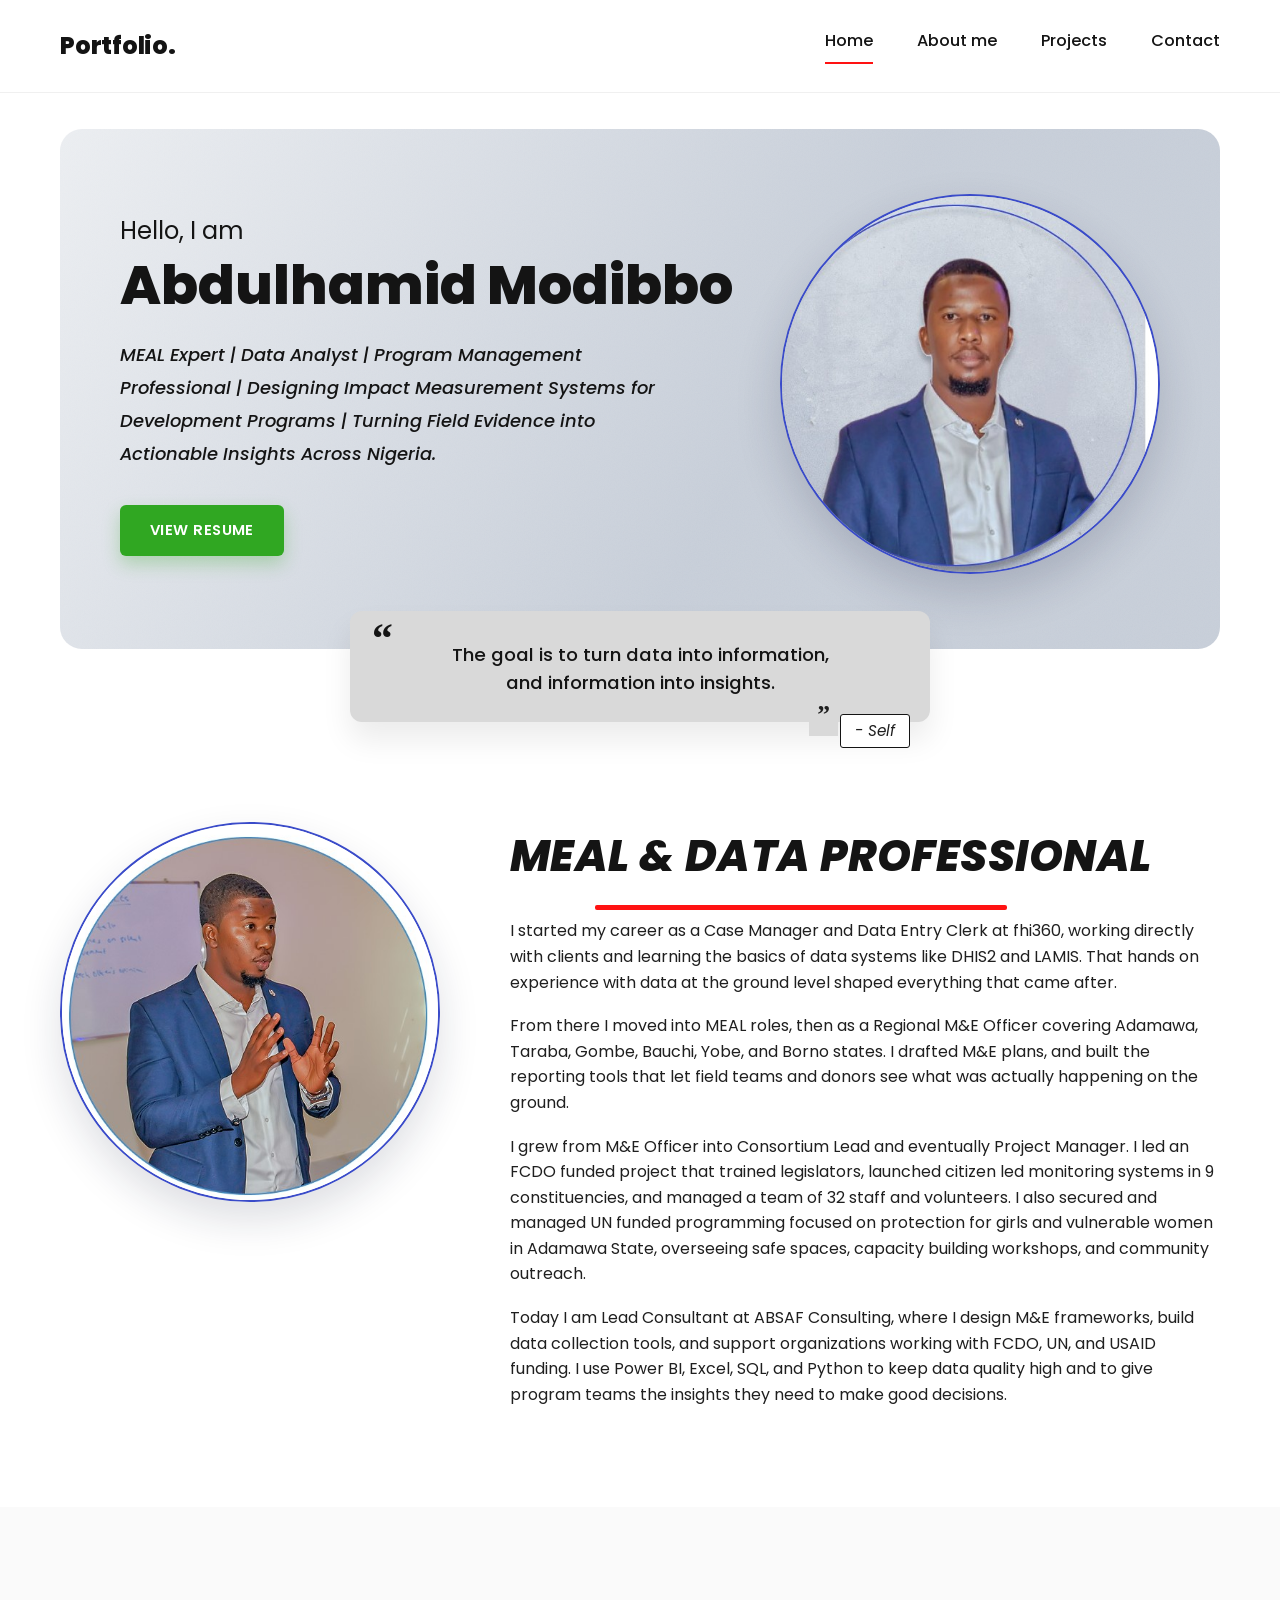
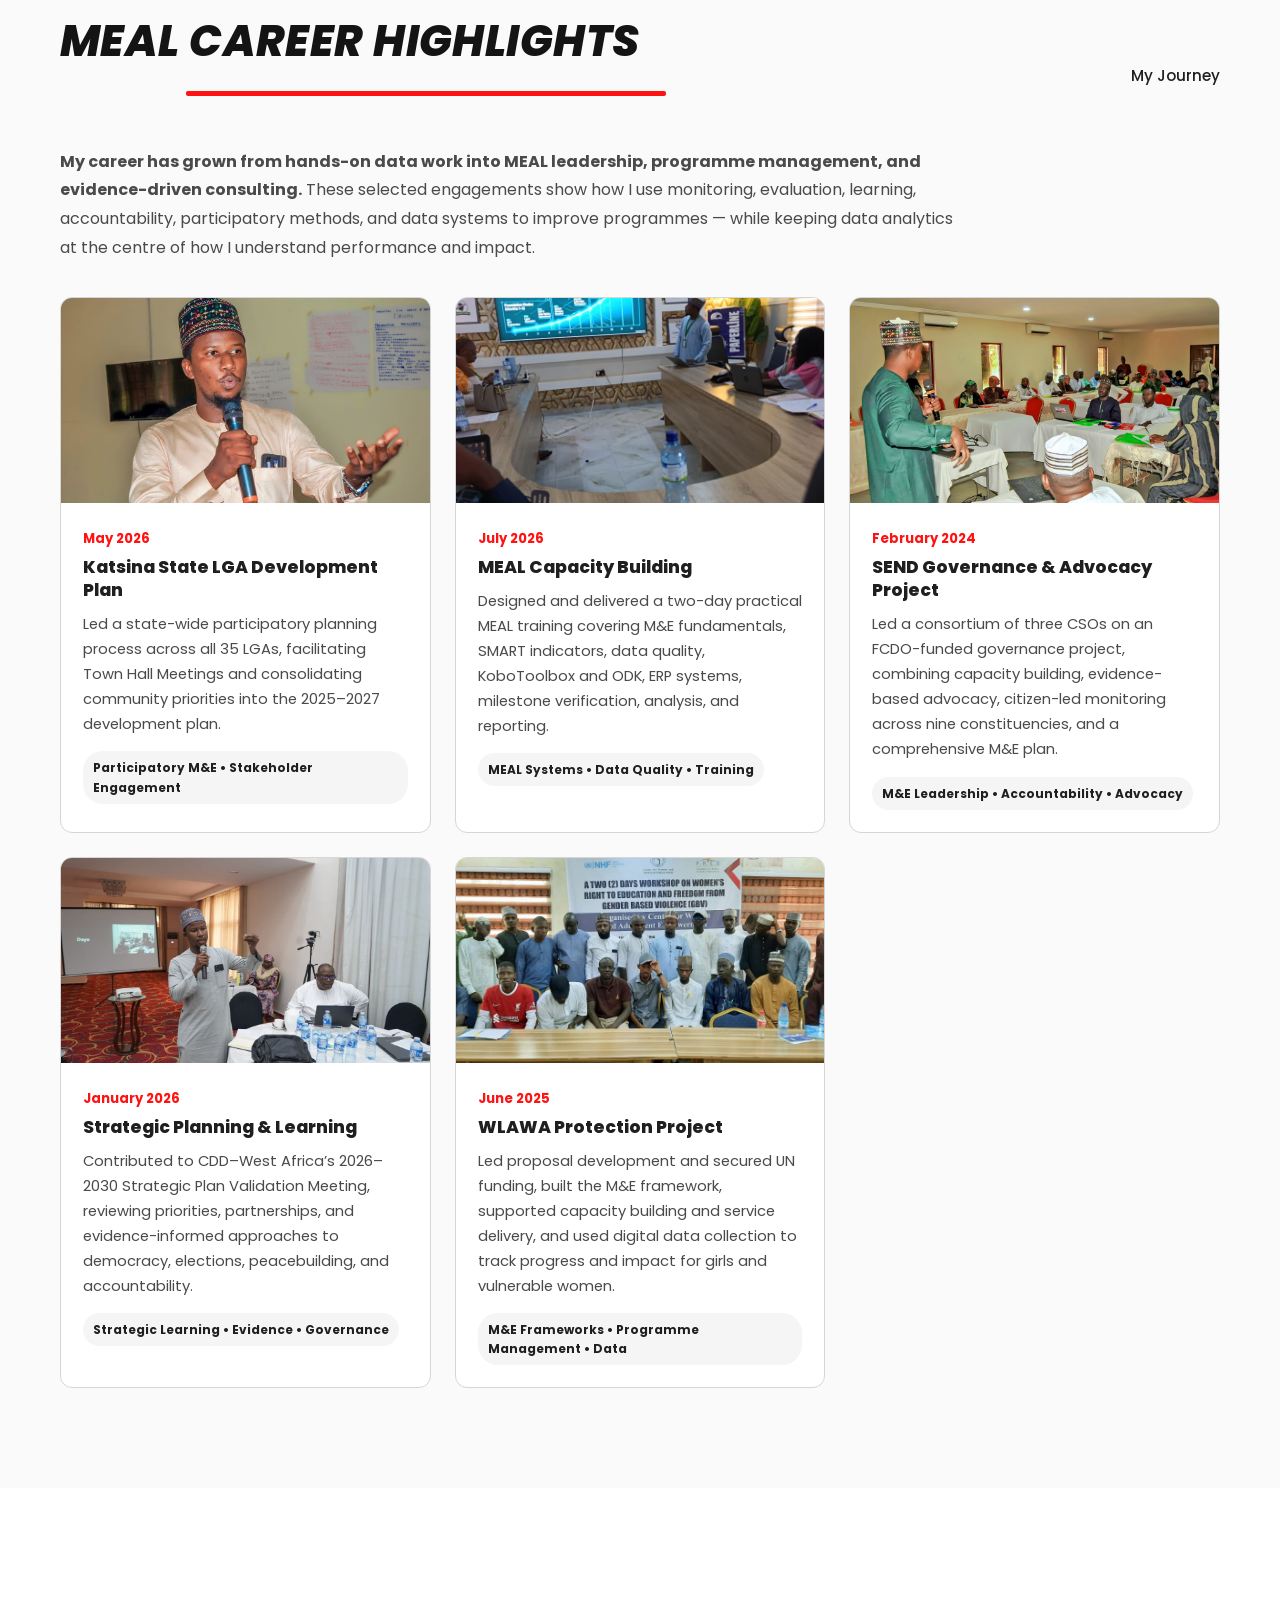
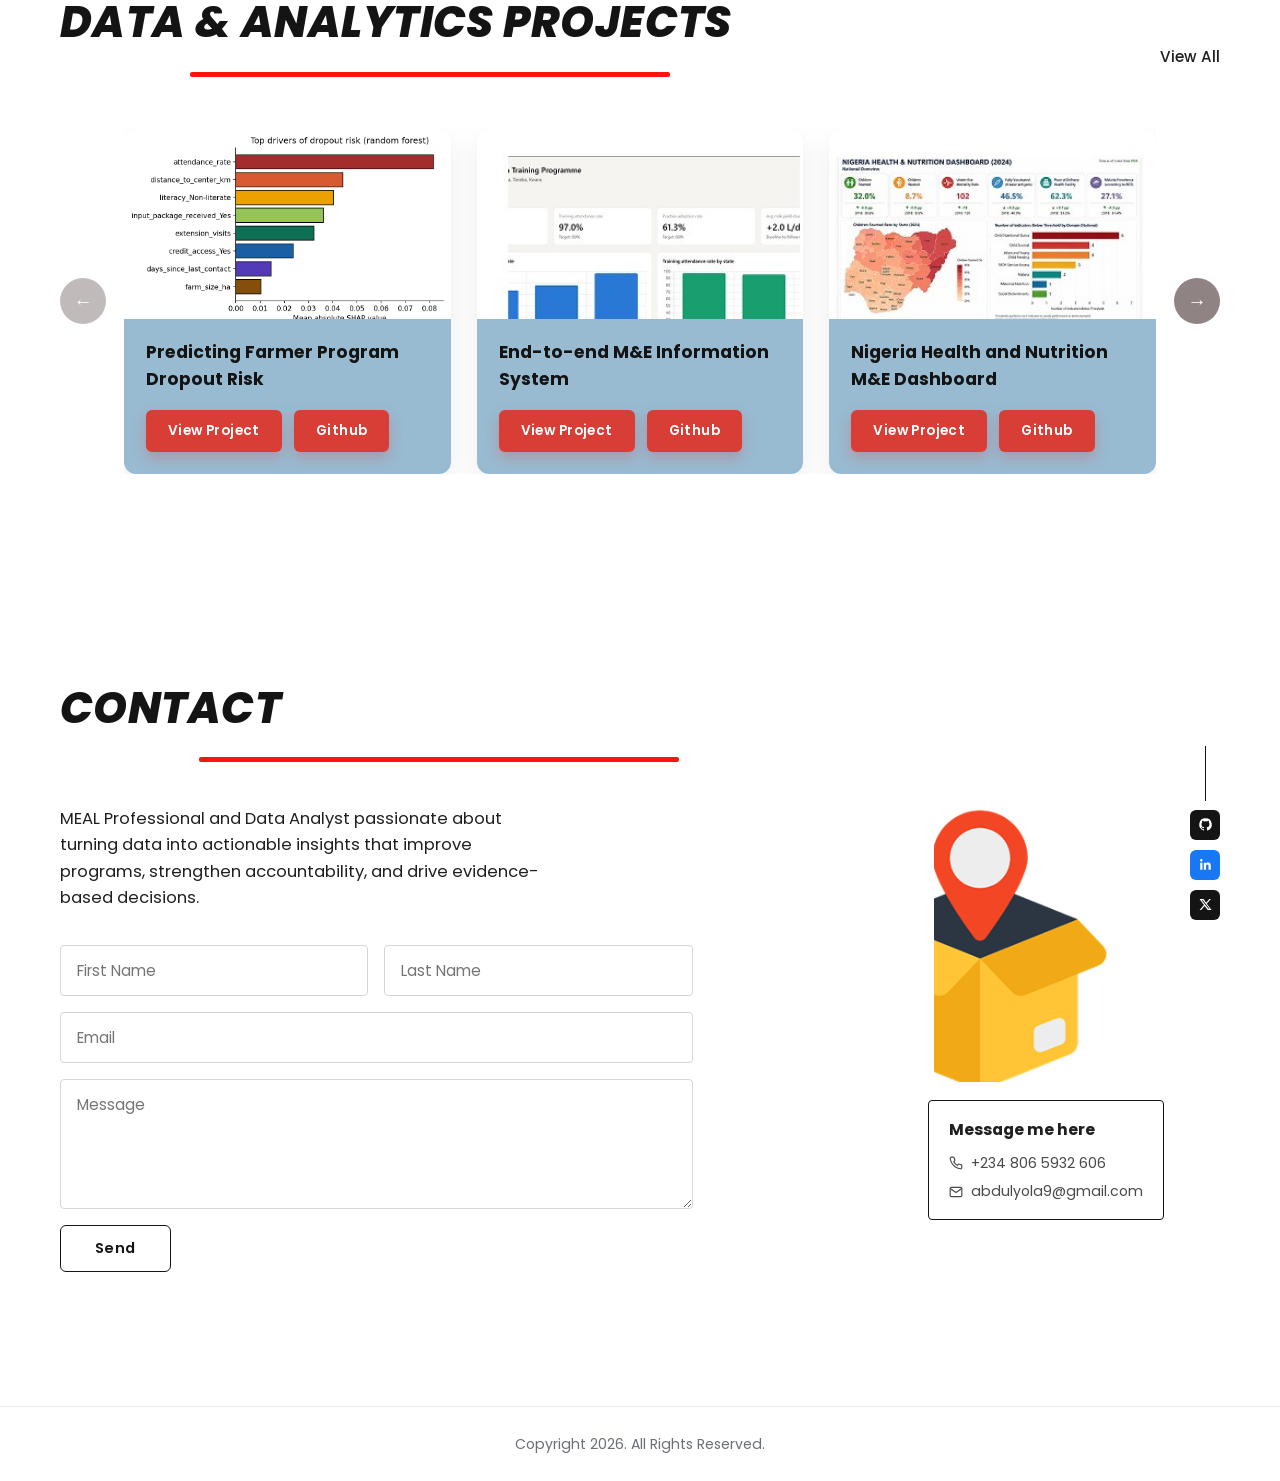
<file: index.html>
<!DOCTYPE html>
<html lang="en">
<head>
<meta charset="UTF-8">
<meta name="viewport" content="width=device-width, initial-scale=1.0">
<title>Abdulhamid Modibbo | Data Analyst &amp; M&amp;E Expert</title>
<meta name="description" content="Abdulhamid Modibbo — Data Analyst, M&E Expert and Program Management Professional designing impact measurement systems for development programs across Nigeria.">
<link rel="icon" type="image/svg+xml" href="favicon.svg">
<link rel="stylesheet" href="style.css">
</head>
<body>


<header class="site-header">
  <div class="container">
    <a href="/index.html" class="logo">Portfolio.</a>
    <nav class="main-nav">
      <a href="/index.html" data-page="index.html" class="active">Home</a>
      <a href="/about.html" data-page="about.html">About me</a>
      <a href="/projects.html" data-page="projects.html">Projects</a>
      <a href="/contact.html" data-page="contact.html">Contact</a>
    </nav>
    <button class="nav-toggle" aria-label="Toggle menu">
      <span></span><span></span><span></span>
    </button>
  </div>
</header>

<main>

  
  <section class="hero">
    <div class="container">
      <div class="hero-box">
        <div class="hero-text">
          <p class="hero-greeting">Hello, I am</p>
          <h1 class="hero-name">Abdulhamid Modibbo</h1>
          <p class="hero-tagline">MEAL Expert | Data Analyst | Program Management Professional | Designing Impact Measurement Systems for Development Programs | Turning Field Evidence into Actionable Insights Across Nigeria.</p>
          <a href="/resume.html" class="btn btn-green">View Resume</a>
        </div>
        <div class="hero-photo-wrap">
          <img src="hero-photo.jpg" alt="Portrait of Abdulhamid Modibbo">
        </div>
      </div>

      <div class="quote-wrap">
        <div class="quote-box">
          <span class="quote-mark-top">&ldquo;</span>
          <p class="quote-text">The goal is to turn data into information,<br>and information into insights.</p>
          <span class="quote-mark-bottom">&rdquo;</span>
          <span class="quote-attr">- Self</span>
        </div>
      </div>
    </div>
  </section>

  
  <section class="section-pad" id="about">
    <div class="container">
      <div class="about-grid">
        <div class="about-photo-wrap">
          <img src="about-photo.jpg" alt="Abdulhamid Modibbo presenting at a training session">
        </div>
        <div class="about-copy">
          <div class="heading-group">
            <h2 class="section-heading">MEAL &amp; Data Professional</h2>
            <div class="heading-rule"></div>
          </div>
          <p>I started my career as a Case Manager and Data Entry Clerk at fhi360, working directly with clients and learning the basics of data systems like DHIS2 and LAMIS. That hands on experience with data at the ground level shaped everything that came after.</p>
          <p>From there I moved into MEAL roles, then as a Regional M&amp;E Officer covering Adamawa, Taraba, Gombe, Bauchi, Yobe, and Borno states. I drafted M&amp;E plans, and built the reporting tools that let field teams and donors see what was actually happening on the ground.</p>
          <p>I grew from M&amp;E Officer into Consortium Lead and eventually Project Manager. I led an FCDO funded project that trained legislators, launched citizen led monitoring systems in 9 constituencies, and managed a team of 32 staff and volunteers. I also secured and managed UN funded programming focused on protection for girls and vulnerable women in Adamawa State, overseeing safe spaces, capacity building workshops, and community outreach.</p>
          <p>Today I am Lead Consultant at ABSAF Consulting, where I design M&amp;E frameworks, build data collection tools, and support organizations working with FCDO, UN, and USAID funding. I use Power BI, Excel, SQL, and Python to keep data quality high and to give program teams the insights they need to make good decisions.</p>
        </div>
      </div>
    </div>
  </section>

  <section class="section-pad" id="meal-highlights" style="background:#fafafa;">
    <div class="container">
      <div class="section-head-row">
        <div class="heading-group">
          <h2 class="section-heading">MEAL Career Highlights</h2>
          <div class="heading-rule"></div>
        </div>
        <a href="/about.html#journey" class="view-all-link">My Journey</a>
      </div>

      <div class="career-intro">
        <p><strong>My career has grown from hands-on data work into MEAL leadership, programme management, and evidence-driven consulting.</strong> These selected engagements show how I use monitoring, evaluation, learning, accountability, participatory methods, and data systems to improve programmes — while keeping data analytics at the centre of how I understand performance and impact.</p>
      </div>

      <div class="career-highlights-grid">
        <article class="career-highlight-card">
          <div class="career-highlight-img"><img src="career-katsina.jpg" alt="Facilitating a participatory town hall meeting for the Katsina State LGA Development Plan"></div>
          <div class="career-highlight-body">
            <span class="career-highlight-period">May 2026</span>
            <h3>Katsina State LGA Development Plan</h3>
            <p>Led a state-wide participatory planning process across all 35 LGAs, facilitating Town Hall Meetings and consolidating community priorities into the 2025–2027 development plan.</p>
            <span class="career-highlight-tag">Participatory M&amp;E • Stakeholder Engagement</span>
          </div>
        </article>

        <article class="career-highlight-card">
          <div class="career-highlight-img"><img src="career-meal-training.jpg" alt="Delivering a practical MEAL training session for field staff"></div>
          <div class="career-highlight-body">
            <span class="career-highlight-period">July 2026</span>
            <h3>MEAL Capacity Building</h3>
            <p>Designed and delivered a two-day practical MEAL training covering M&amp;E fundamentals, SMART indicators, data quality, KoboToolbox and ODK, ERP systems, milestone verification, analysis, and reporting.</p>
            <span class="career-highlight-tag">MEAL Systems • Data Quality • Training</span>
          </div>
        </article>

        <article class="career-highlight-card">
          <div class="career-highlight-img"><img src="career-send.jpg" alt="Facilitating a governance and advocacy session under the SEND project"></div>
          <div class="career-highlight-body">
            <span class="career-highlight-period">February 2024</span>
            <h3>SEND Governance &amp; Advocacy Project</h3>
            <p>Led a consortium of three CSOs on an FCDO-funded governance project, combining capacity building, evidence-based advocacy, citizen-led monitoring across nine constituencies, and a comprehensive M&amp;E plan.</p>
            <span class="career-highlight-tag">M&amp;E Leadership • Accountability • Advocacy</span>
          </div>
        </article>

        <article class="career-highlight-card">
          <div class="career-highlight-img"><img src="career-strategic.jpg" alt="Participating in a strategic plan validation meeting"></div>
          <div class="career-highlight-body">
            <span class="career-highlight-period">January 2026</span>
            <h3>Strategic Planning &amp; Learning</h3>
            <p>Contributed to CDD–West Africa’s 2026–2030 Strategic Plan Validation Meeting, reviewing priorities, partnerships, and evidence-informed approaches to democracy, elections, peacebuilding, and accountability.</p>
            <span class="career-highlight-tag">Strategic Learning • Evidence • Governance</span>
          </div>
        </article>

        <article class="career-highlight-card">
          <div class="career-highlight-img"><img src="career-wlawa.jpg" alt="Women-led organisations participating in a capacity building workshop"></div>
          <div class="career-highlight-body">
            <span class="career-highlight-period">June 2025</span>
            <h3>WLAWA Protection Project</h3>
            <p>Led proposal development and secured UN funding, built the M&amp;E framework, supported capacity building and service delivery, and used digital data collection to track progress and impact for girls and vulnerable women.</p>
            <span class="career-highlight-tag">M&amp;E Frameworks • Programme Management • Data</span>
          </div>
        </article>
      </div>
    </div>
  </section>

  <section class="section-pad" id="projects">
    <div class="container">
      <div class="section-head-row">
        <div class="heading-group">
          <h2 class="section-heading">Data &amp; Analytics Projects</h2>
          <div class="heading-rule"></div>
        </div>
        <a href="/projects.html" class="view-all-link">View All</a>
      </div>

      <div class="projects-track-wrap">
        <button class="carousel-arrow prev" aria-label="Previous projects">&#8592;</button>
        <div class="projects-viewport">
          <div class="projects-track">
            <article class="project-card">
              <a href="/view-project.html?project=farmer-dropout-risk-model" class="project-card-img">
                <img src="ml-shap-drivers.png" alt="Predicting Farmer Program Dropout Risk model preview">
              </a>
              <div class="project-card-footer">
                <h3>Predicting Farmer Program Dropout Risk</h3>
                <div class="project-card-actions">
                  <a href="/view-project.html?project=farmer-dropout-risk-model" class="btn btn-red">View Project</a>
                  <a href="https://github.com/jarumin/Machine-Learning-Approach-to-Early-Identification-of-at-risk-Farmers" class="btn btn-red">Github</a>
                </div>
              </div>
            </article>

            <article class="project-card">
              <a href="/view-project.html?project=meal-information-system" class="project-card-img">
                <img src="project-meal-system.jpg" alt="End-to-end M&amp;E Information System dashboard preview">
              </a>
              <div class="project-card-footer">
                <h3>End-to-end M&amp;E Information System</h3>
                <div class="project-card-actions">
                  <a href="/view-project.html?project=meal-information-system" class="btn btn-red">View Project</a>
                  <a href="https://github.com/jarumin/End-to-End-M-E-Information-System-" class="btn btn-red">Github</a>
                </div>
              </div>
            </article>

            <article class="project-card">
              <a href="/view-project.html?project=nigeria-health-nutrition-dashboard" class="project-card-img">
                <img src="project-health-dashboard.jpg" alt="Nigeria Health and Nutrition M&amp;E Dashboard preview">
              </a>
              <div class="project-card-footer">
                <h3>Nigeria Health and Nutrition M&amp;E Dashboard</h3>
                <div class="project-card-actions">
                  <a href="/view-project.html?project=nigeria-health-nutrition-dashboard" class="btn btn-red">View Project</a>
                  <a href="https://github.com/jarumin/Nigeria-Health-Nutrition-Dashboard" class="btn btn-red">Github</a>
                </div>
              </div>
            </article>

            <article class="project-card">
              <a href="/view-project.html?project=project-management-dashboard" class="project-card-img">
                <img src="project-exec-dashboard.jpg" alt="Project Management Executive Dashboard preview">
              </a>
              <div class="project-card-footer">
                <h3>Project Management Dashboard</h3>
                <div class="project-card-actions">
                  <a href="/view-project.html?project=project-management-dashboard" class="btn btn-red">View Project</a>
                  <a href="https://github.com/jarumin/Project-Management-Dashboard" class="btn btn-red">Github</a>
                </div>
              </div>
            </article>
          </div>
        </div>
        <button class="carousel-arrow next" aria-label="Next projects">&#8594;</button>
      </div>
    </div>
  </section>

  <section class="section-pad" id="contact">
    <div class="container">
      <div class="heading-group">
        <h2 class="section-heading">Contact</h2>
        <div class="heading-rule"></div>
      </div>

      <div class="contact-grid" style="margin-top: 44px;">
        <div>
          <p class="contact-intro">MEAL Professional and Data Analyst passionate about turning data into actionable insights that improve programs, strengthen accountability, and drive evidence-based decisions.</p>

          <form class="contact-form" id="homeContactForm">
            <div class="form-row">
              <input type="text" id="firstName" name="firstName" placeholder="First Name" required>
              <input type="text" id="lastName" name="lastName" placeholder="Last Name" required>
            </div>
            <input type="email" id="email" name="email" placeholder="Email" required>
            <textarea id="message" name="message" placeholder="Message" required></textarea>
            <div>
              <button type="submit" class="btn btn-outline">Send</button>
            </div>
            <p class="form-status"></p>
          </form>
        </div>

        <div class="contact-visual">
          <div class="contact-illustration-block">
            <img src="contact-illustration.png" alt="Location illustration">
            <div class="message-box">
              <strong>Message me here</strong>
              <span class="contact-line"><svg width="14" height="14" viewBox="0 0 24 24" fill="none" stroke="currentColor" stroke-width="2"><path d="M22 16.92v3a2 2 0 0 1-2.18 2 19.79 19.79 0 0 1-8.63-3.07 19.5 19.5 0 0 1-6-6 19.79 19.79 0 0 1-3.07-8.67A2 2 0 0 1 4.11 2h3a2 2 0 0 1 2 1.72c.127.96.362 1.903.7 2.81a2 2 0 0 1-.45 2.11L8.09 9.91a16 16 0 0 0 6 6l1.27-1.27a2 2 0 0 1 2.11-.45c.907.338 1.85.573 2.81.7A2 2 0 0 1 22 16.92z"/></svg> +234 806 5932 606</span>
              <span class="contact-line"><svg width="14" height="14" viewBox="0 0 24 24" fill="none" stroke="currentColor" stroke-width="2"><path d="M4 4h16v16H4z" fill="none" stroke="none"/><path d="M22 6l-10 7L2 6"/><rect x="2" y="4" width="20" height="16" rx="2"/></svg> abdulyola9@gmail.com</span>
            </div>
          </div>
          <div class="social-rail">
            <a href="https://github.com/jarumin" aria-label="Github"><svg width="15" height="15" viewBox="0 0 24 24" fill="currentColor"><path d="M12 2a10 10 0 0 0-3.16 19.49c.5.09.68-.22.68-.48v-1.7c-2.78.6-3.37-1.34-3.37-1.34-.46-1.16-1.11-1.47-1.11-1.47-.91-.62.07-.6.07-.6 1 .07 1.53 1.03 1.53 1.03.9 1.52 2.34 1.08 2.91.83.09-.66.35-1.08.63-1.33-2.22-.25-4.56-1.11-4.56-4.94 0-1.09.39-1.98 1.03-2.68-.1-.25-.45-1.27.1-2.65 0 0 .84-.27 2.75 1.02a9.6 9.6 0 0 1 5 0c1.91-1.29 2.75-1.02 2.75-1.02.55 1.38.2 2.4.1 2.65.64.7 1.03 1.59 1.03 2.68 0 3.84-2.34 4.68-4.57 4.93.36.31.68.92.68 1.85v2.75c0 .26.18.58.69.48A10 10 0 0 0 12 2z"/></svg></a>
            <a href="https://www.linkedin.com/in/abdulhamid-modibbo-8ab888125/" class="fb" aria-label="LinkedIn" target="_blank" rel="noopener"><svg width="15" height="15" viewBox="0 0 24 24" fill="currentColor"><path d="M20.45 20.45h-3.56v-5.58c0-1.33-.02-3.04-1.85-3.04-1.85 0-2.14 1.45-2.14 2.94v5.68H9.35V9h3.41v1.56h.05c.48-.9 1.64-1.85 3.38-1.85 3.61 0 4.28 2.38 4.28 5.47v6.27zM5.34 7.43a2.06 2.06 0 1 1 0-4.13 2.06 2.06 0 0 1 0 4.13zM7.12 20.45H3.56V9h3.56v11.45z"/></svg></a>
            <a href="https://x.com/modibbo_abdul" aria-label="X / Twitter" target="_blank" rel="noopener"><svg width="13" height="13" viewBox="0 0 24 24" fill="currentColor"><path d="M18.9 2H22l-7.6 8.7L23.3 22h-7.2l-5.6-7.3L4 22H1l8.1-9.3L1 2h7.3l5.1 6.7L18.9 2zm-1.3 18h2L7 4H4.9l12.7 16z"/></svg></a>
          </div>
        </div>
      </div>
    </div>
  </section>

</main>


<footer class="site-footer">
  <p>Copyright 2026. All Rights Reserved.</p>
</footer>

<script src="script.js"></script>
</body>
</html>
</file>
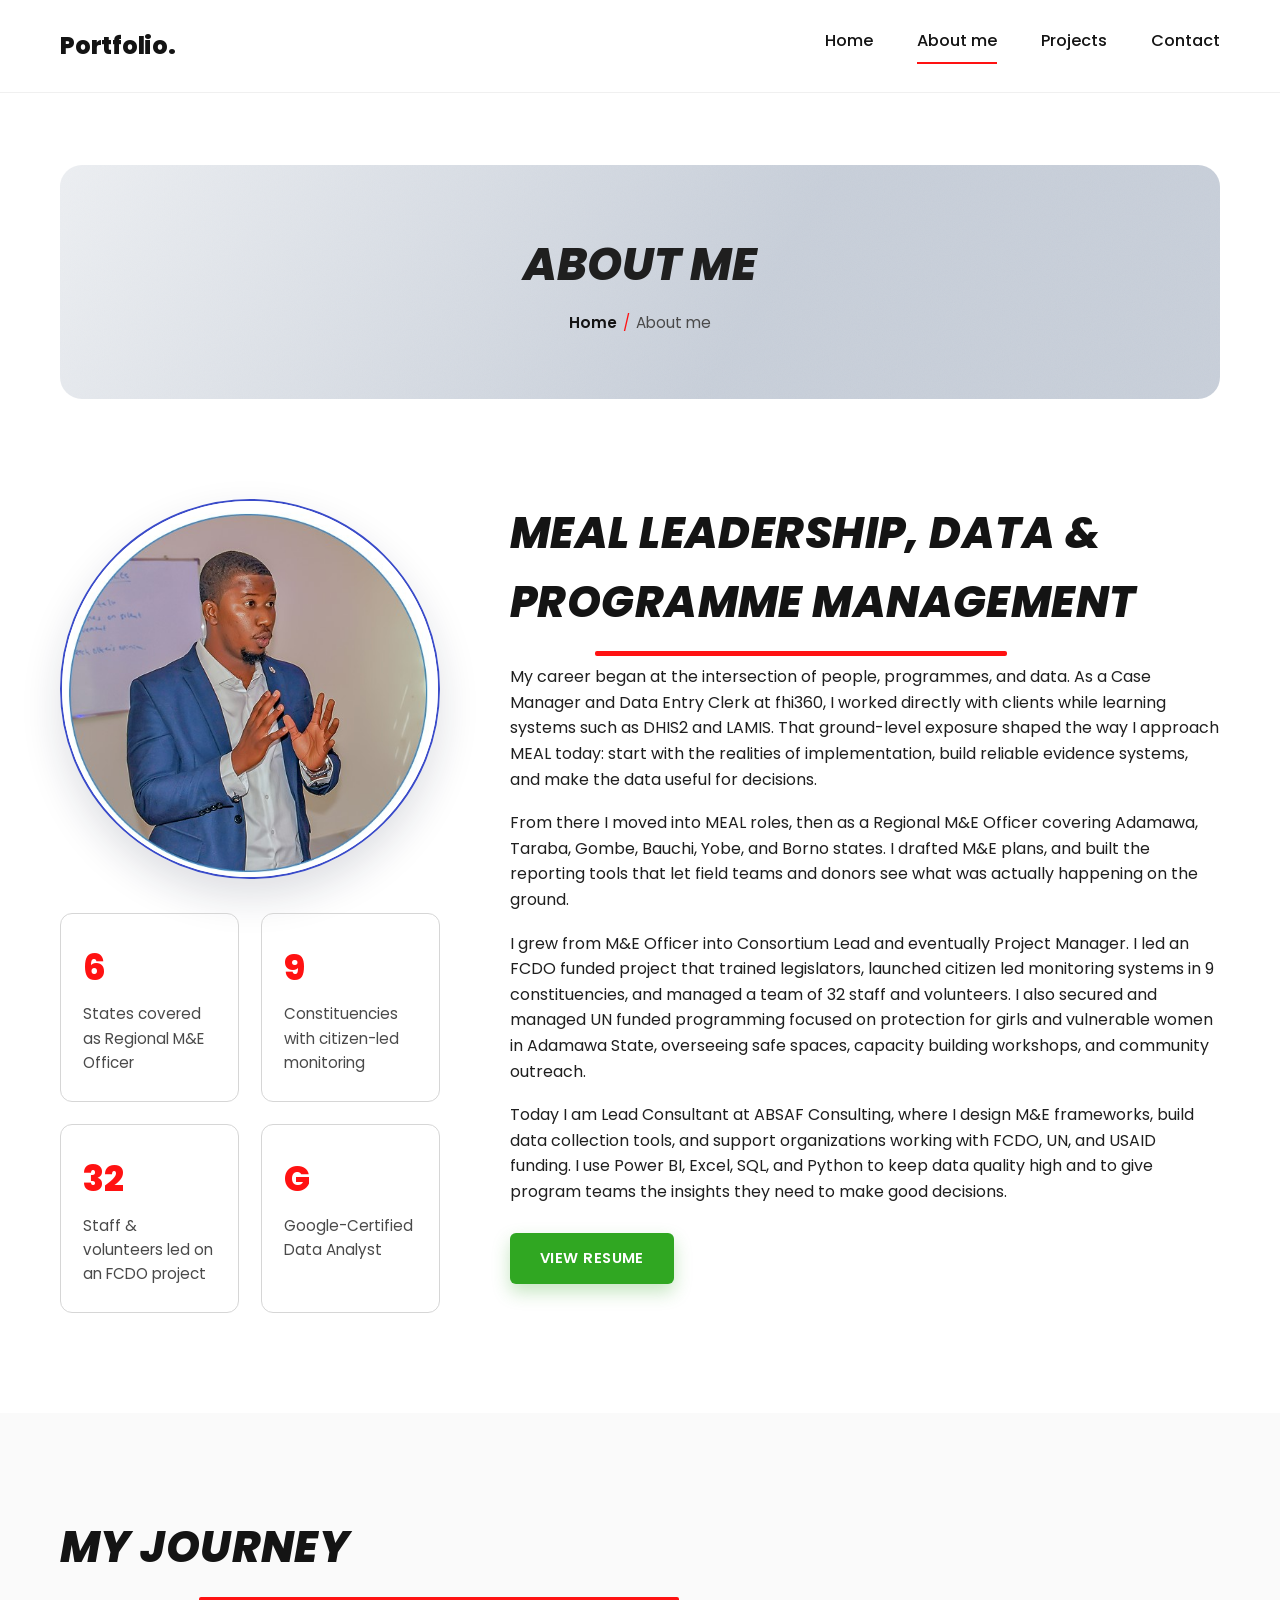
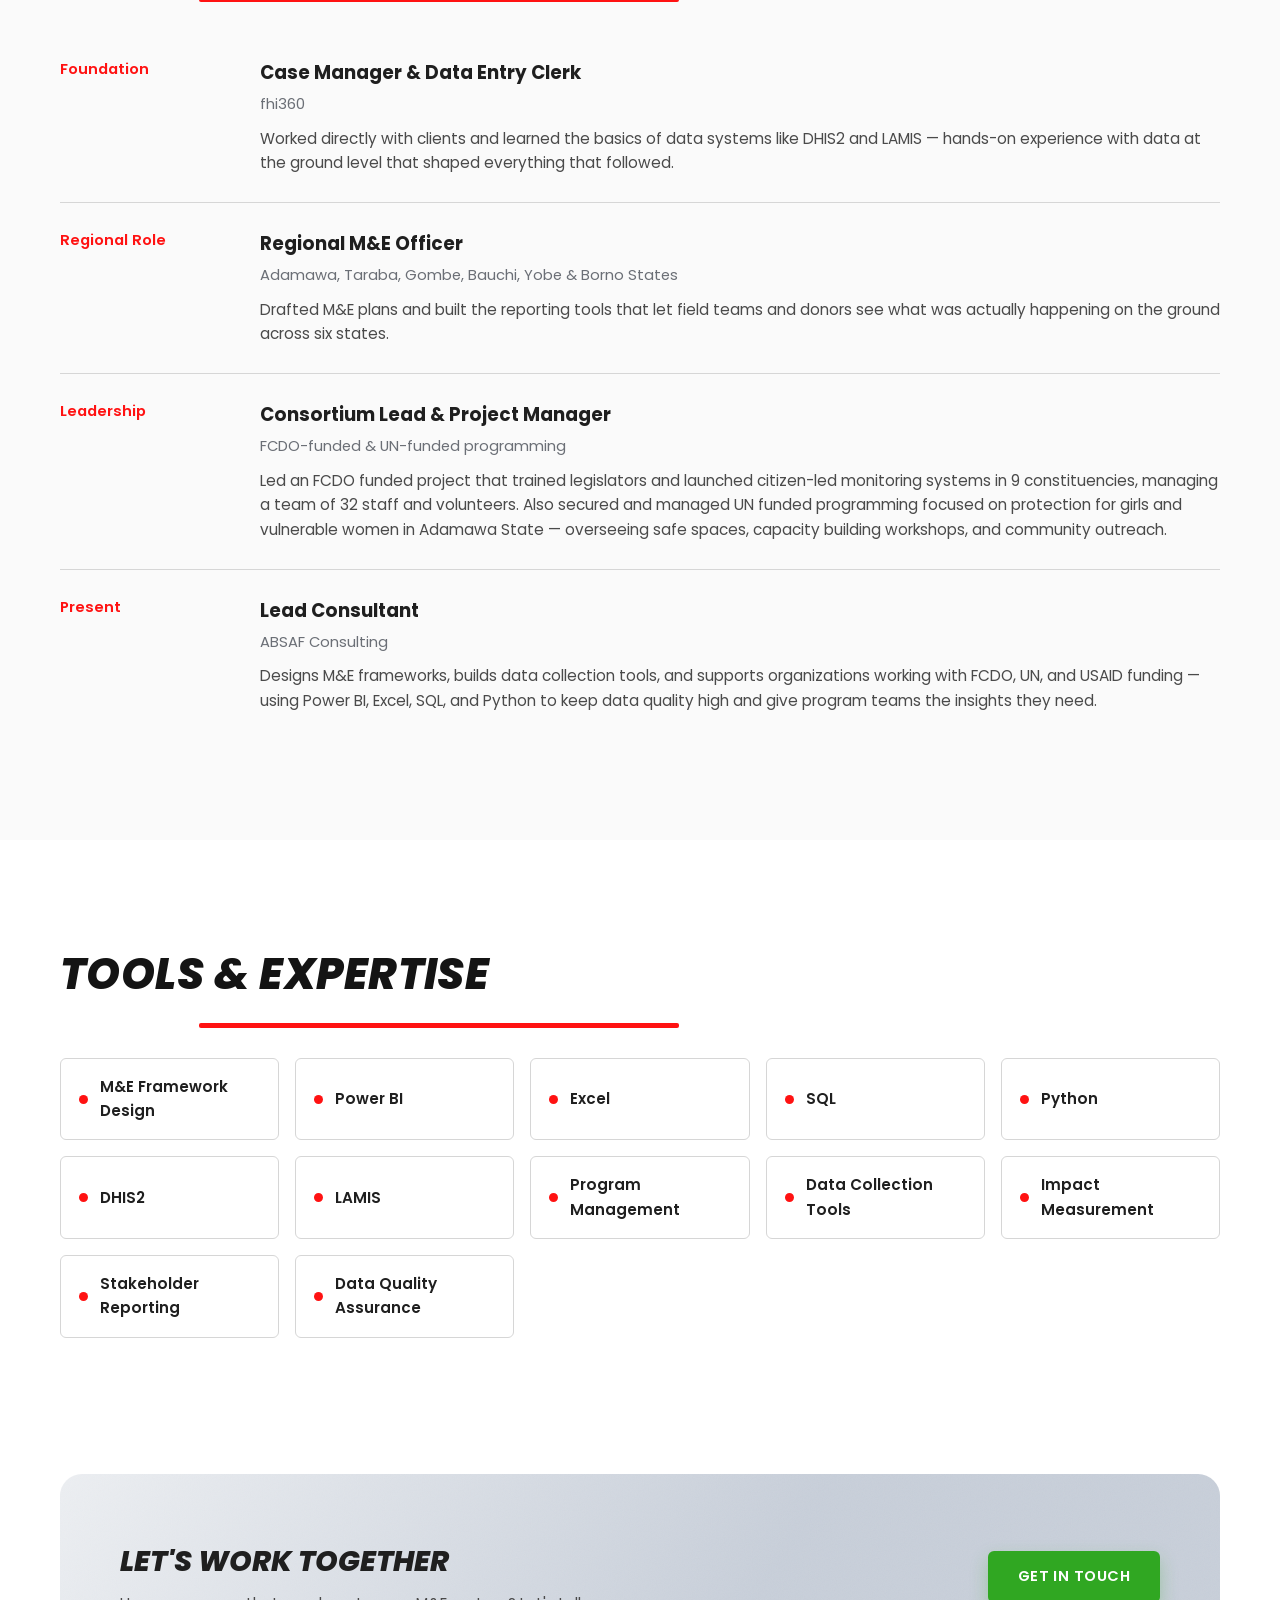
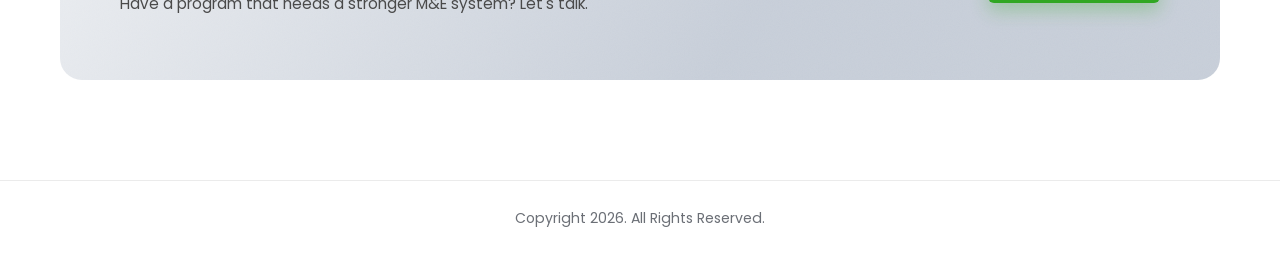
<file: about.html>
<!DOCTYPE html>
<html lang="en">
<head>
<meta charset="UTF-8">
<meta name="viewport" content="width=device-width, initial-scale=1.0">
<title>About Me | Abdulhamid Modibbo</title>
<meta name="description" content="Learn about Abdulhamid Modibbo's journey from Case Manager to MEAL Expert and Lead Consultant, designing impact measurement systems across Nigeria.">
<link rel="icon" type="image/svg+xml" href="favicon.svg">
<link rel="stylesheet" href="style.css">
</head>
<body>


<header class="site-header">
  <div class="container">
    <a href="/index.html" class="logo">Portfolio.</a>
    <nav class="main-nav">
      <a href="/index.html" data-page="index.html">Home</a>
      <a href="/about.html" data-page="about.html">About me</a>
      <a href="/projects.html" data-page="projects.html">Projects</a>
      <a href="/contact.html" data-page="contact.html">Contact</a>
    </nav>
    <button class="nav-toggle" aria-label="Toggle menu">
      <span></span><span></span><span></span>
    </button>
  </div>
</header>

<main>

  
  <section class="hero">
    <div class="container">
      <div class="page-banner">
        <h1>About Me</h1>
        <p class="crumb"><a href="/index.html">Home</a><span>/</span>About me</p>
      </div>
    </div>
  </section>

  
  <section class="section-pad" id="bio">
    <div class="container">
      <div class="about-grid">
        <div>
          <div class="about-photo-wrap">
            <img src="about-photo.jpg" alt="Abdulhamid Modibbo presenting at a training session">
          </div>

          <div class="info-cards" style="grid-template-columns: repeat(2,1fr); margin-top: 34px;">
            <div class="info-card">
              <div class="num">6</div>
              <div class="label">States covered as Regional M&amp;E Officer</div>
            </div>
            <div class="info-card">
              <div class="num">9</div>
              <div class="label">Constituencies with citizen-led monitoring</div>
            </div>
            <div class="info-card">
              <div class="num">32</div>
              <div class="label">Staff &amp; volunteers led on an FCDO project</div>
            </div>
            <div class="info-card">
              <div class="num">G</div>
              <div class="label">Google-Certified Data Analyst</div>
            </div>
          </div>
        </div>

        <div class="about-copy">
          <div class="heading-group">
            <h2 class="section-heading">MEAL Leadership, Data &amp; Programme Management</h2>
            <div class="heading-rule"></div>
          </div>
          <p>My career began at the intersection of people, programmes, and data. As a Case Manager and Data Entry Clerk at fhi360, I worked directly with clients while learning systems such as DHIS2 and LAMIS. That ground-level exposure shaped the way I approach MEAL today: start with the realities of implementation, build reliable evidence systems, and make the data useful for decisions.</p>
          <p>From there I moved into MEAL roles, then as a Regional M&amp;E Officer covering Adamawa, Taraba, Gombe, Bauchi, Yobe, and Borno states. I drafted M&amp;E plans, and built the reporting tools that let field teams and donors see what was actually happening on the ground.</p>
          <p>I grew from M&amp;E Officer into Consortium Lead and eventually Project Manager. I led an FCDO funded project that trained legislators, launched citizen led monitoring systems in 9 constituencies, and managed a team of 32 staff and volunteers. I also secured and managed UN funded programming focused on protection for girls and vulnerable women in Adamawa State, overseeing safe spaces, capacity building workshops, and community outreach.</p>
          <p>Today I am Lead Consultant at ABSAF Consulting, where I design M&amp;E frameworks, build data collection tools, and support organizations working with FCDO, UN, and USAID funding. I use Power BI, Excel, SQL, and Python to keep data quality high and to give program teams the insights they need to make good decisions.</p>

          <a href="/resume.html" class="btn btn-green" style="margin-top: 10px;">View Resume</a>
        </div>
      </div>
    </div>
  </section>

  
  <section class="section-pad" id="journey" style="background:#fafafa;">
    <div class="container">
      <div class="heading-group">
        <h2 class="section-heading">My Journey</h2>
        <div class="heading-rule"></div>
      </div>

      <div class="timeline">
        <div class="timeline-item">
          <div class="role-period">Foundation</div>
          <div>
            <h3>Case Manager &amp; Data Entry Clerk</h3>
            <div class="org">fhi360</div>
            <p>Worked directly with clients and learned the basics of data systems like DHIS2 and LAMIS — hands-on experience with data at the ground level that shaped everything that followed.</p>
          </div>
        </div>

        <div class="timeline-item">
          <div class="role-period">Regional Role</div>
          <div>
            <h3>Regional M&amp;E Officer</h3>
            <div class="org">Adamawa, Taraba, Gombe, Bauchi, Yobe &amp; Borno States</div>
            <p>Drafted M&amp;E plans and built the reporting tools that let field teams and donors see what was actually happening on the ground across six states.</p>
          </div>
        </div>

        <div class="timeline-item">
          <div class="role-period">Leadership</div>
          <div>
            <h3>Consortium Lead &amp; Project Manager</h3>
            <div class="org">FCDO-funded &amp; UN-funded programming</div>
            <p>Led an FCDO funded project that trained legislators and launched citizen-led monitoring systems in 9 constituencies, managing a team of 32 staff and volunteers. Also secured and managed UN funded programming focused on protection for girls and vulnerable women in Adamawa State — overseeing safe spaces, capacity building workshops, and community outreach.</p>
          </div>
        </div>

        <div class="timeline-item">
          <div class="role-period">Present</div>
          <div>
            <h3>Lead Consultant</h3>
            <div class="org">ABSAF Consulting</div>
            <p>Designs M&amp;E frameworks, builds data collection tools, and supports organizations working with FCDO, UN, and USAID funding — using Power BI, Excel, SQL, and Python to keep data quality high and give program teams the insights they need.</p>
          </div>
        </div>
      </div>
    </div>
  </section>

  
  <section class="section-pad" id="skills">
    <div class="container">
      <div class="heading-group">
        <h2 class="section-heading">Tools &amp; Expertise</h2>
        <div class="heading-rule"></div>
      </div>

      <div class="skills-grid">
        <div class="skill-pill"><span class="dot"></span>M&amp;E Framework Design</div>
        <div class="skill-pill"><span class="dot"></span>Power BI</div>
        <div class="skill-pill"><span class="dot"></span>Excel</div>
        <div class="skill-pill"><span class="dot"></span>SQL</div>
        <div class="skill-pill"><span class="dot"></span>Python</div>
        <div class="skill-pill"><span class="dot"></span>DHIS2</div>
        <div class="skill-pill"><span class="dot"></span>LAMIS</div>
        <div class="skill-pill"><span class="dot"></span>Program Management</div>
        <div class="skill-pill"><span class="dot"></span>Data Collection Tools</div>
        <div class="skill-pill"><span class="dot"></span>Impact Measurement</div>
        <div class="skill-pill"><span class="dot"></span>Stakeholder Reporting</div>
        <div class="skill-pill"><span class="dot"></span>Data Quality Assurance</div>
      </div>
    </div>
  </section>

  
  <section class="section-pad" style="padding-top:0;">
    <div class="container">
      <div class="page-banner" style="text-align:left; display:flex; align-items:center; justify-content:space-between; flex-wrap:wrap; gap:24px;">
        <div>
          <h1 style="font-size:1.8rem;">Let's work together</h1>
          <p class="crumb" style="margin-top:8px;">Have a program that needs a stronger M&amp;E system? Let's talk.</p>
        </div>
        <a href="/contact.html" class="btn btn-green">Get In Touch</a>
      </div>
    </div>
  </section>

</main>


<footer class="site-footer">
  <p>Copyright 2026. All Rights Reserved.</p>
</footer>

<script src="script.js"></script>
</body>
</html>
</file>
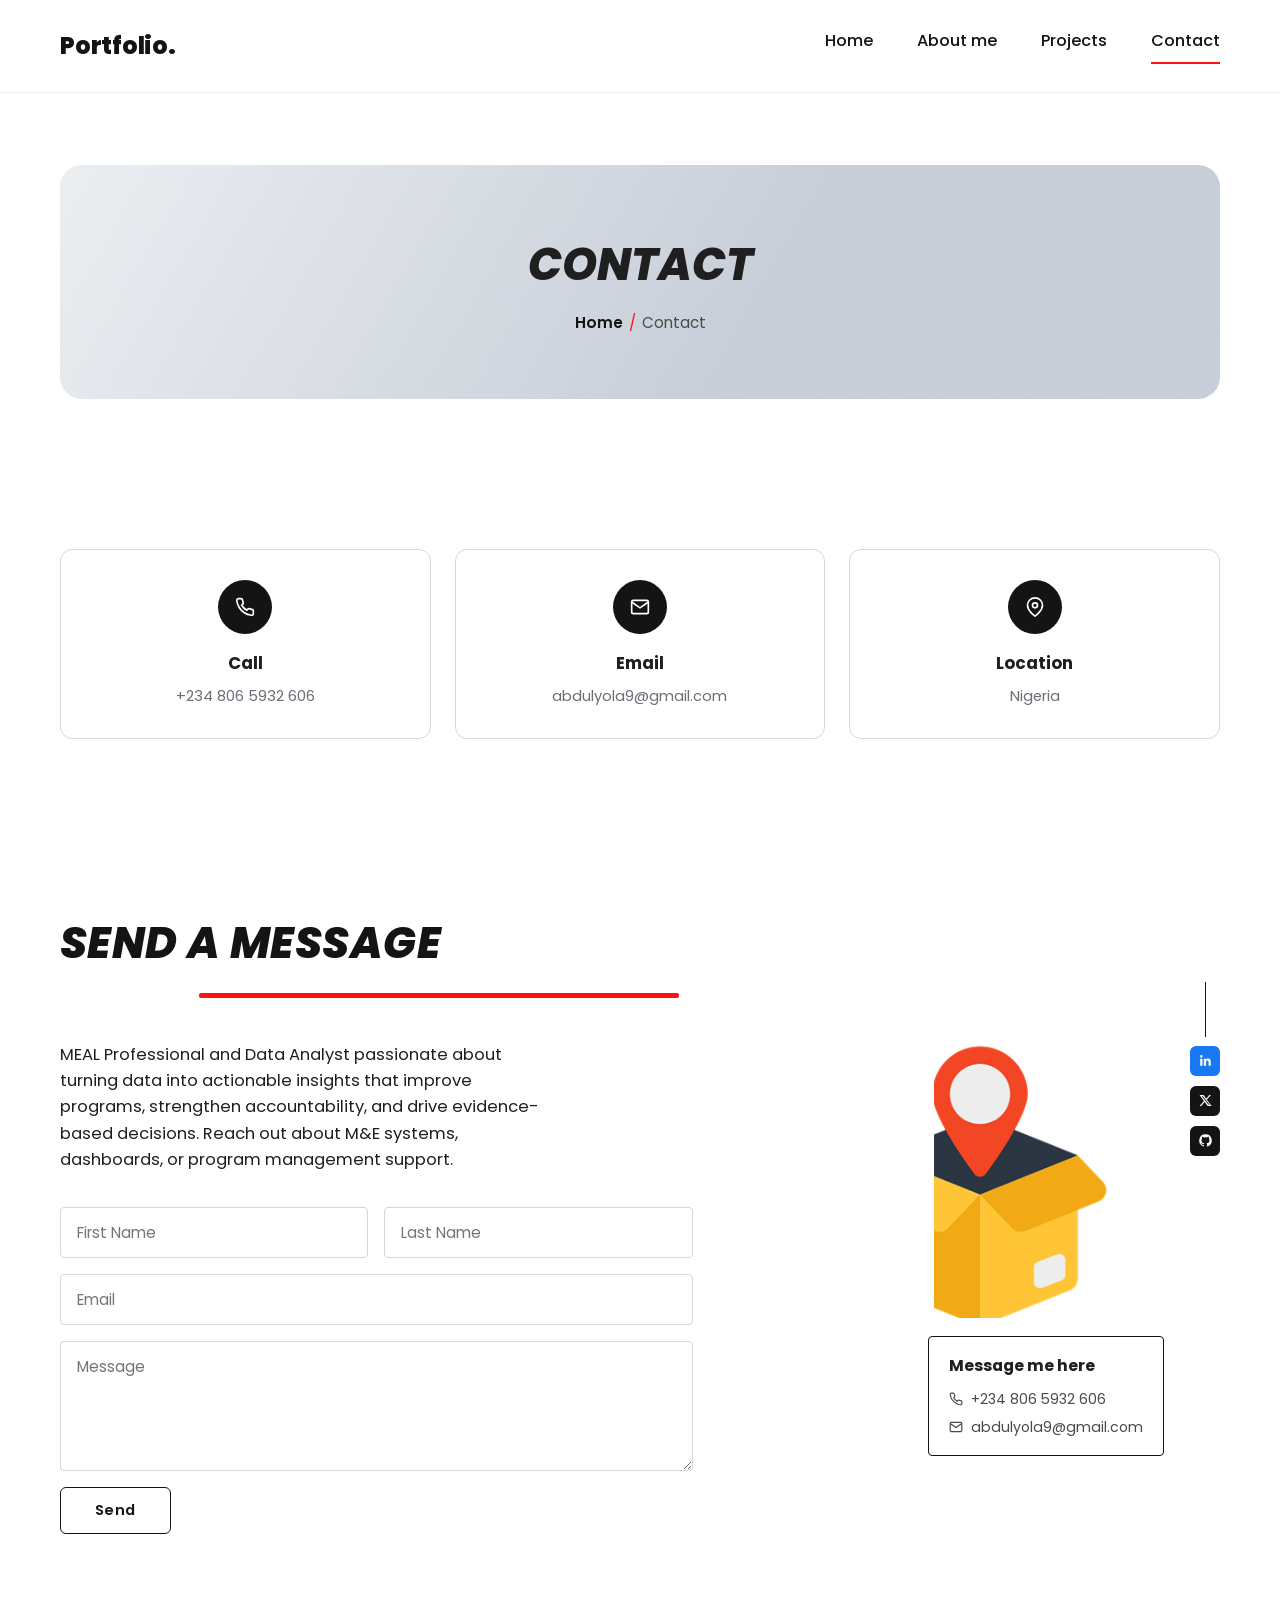
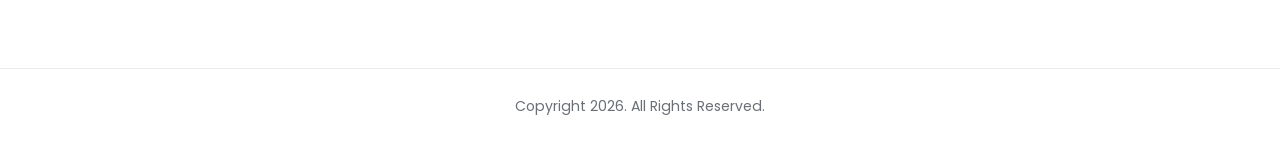
<file: contact.html>
<!DOCTYPE html>
<html lang="en">
<head>
<meta charset="UTF-8">
<meta name="viewport" content="width=device-width, initial-scale=1.0">
<title>Contact | Abdulhamid Modibbo</title>
<meta name="description" content="Get in touch with Abdulhamid Modibbo — Data Analyst and M&E Expert — for M&E systems, dashboards, and program management support.">
<link rel="icon" type="image/svg+xml" href="favicon.svg">
<link rel="stylesheet" href="style.css">
</head>
<body>


<header class="site-header">
  <div class="container">
    <a href="/index.html" class="logo">Portfolio.</a>
    <nav class="main-nav">
      <a href="/index.html" data-page="index.html">Home</a>
      <a href="/about.html" data-page="about.html">About me</a>
      <a href="/projects.html" data-page="projects.html">Projects</a>
      <a href="/contact.html" data-page="contact.html">Contact</a>
    </nav>
    <button class="nav-toggle" aria-label="Toggle menu">
      <span></span><span></span><span></span>
    </button>
  </div>
</header>

<main>

  
  <section class="hero">
    <div class="container">
      <div class="page-banner">
        <h1>Contact</h1>
        <p class="crumb"><a href="/index.html">Home</a><span>/</span>Contact</p>
      </div>
    </div>
  </section>

  
  <section class="section-pad" style="padding-bottom:0;">
    <div class="container">
      <div class="contact-methods">
        <div class="contact-method-card">
          <div class="icon-circle">
            <svg width="20" height="20" viewBox="0 0 24 24" fill="none" stroke="currentColor" stroke-width="2"><path d="M22 16.92v3a2 2 0 0 1-2.18 2 19.79 19.79 0 0 1-8.63-3.07 19.5 19.5 0 0 1-6-6 19.79 19.79 0 0 1-3.07-8.67A2 2 0 0 1 4.11 2h3a2 2 0 0 1 2 1.72c.127.96.362 1.903.7 2.81a2 2 0 0 1-.45 2.11L8.09 9.91a16 16 0 0 0 6 6l1.27-1.27a2 2 0 0 1 2.11-.45c.907.338 1.85.573 2.81.7A2 2 0 0 1 22 16.92z"/></svg>
          </div>
          <h3>Call</h3>
          <p>+234 806 5932 606</p>
        </div>
        <div class="contact-method-card">
          <div class="icon-circle">
            <svg width="20" height="20" viewBox="0 0 24 24" fill="none" stroke="currentColor" stroke-width="2"><path d="M22 6l-10 7L2 6"/><rect x="2" y="4" width="20" height="16" rx="2"/></svg>
          </div>
          <h3>Email</h3>
          <p>abdulyola9@gmail.com</p>
        </div>
        <div class="contact-method-card">
          <div class="icon-circle">
            <svg width="20" height="20" viewBox="0 0 24 24" fill="none" stroke="currentColor" stroke-width="2"><path d="M21 10c0 7-9 13-9 13S3 17 3 10a9 9 0 0 1 18 0z"/><circle cx="12" cy="10" r="3"/></svg>
          </div>
          <h3>Location</h3>
          <p>Nigeria</p>
        </div>
      </div>
    </div>
  </section>

  
  <section class="section-pad" id="contact-form-section">
    <div class="container">
      <div class="heading-group">
        <h2 class="section-heading">Send A Message</h2>
        <div class="heading-rule"></div>
      </div>

      <div class="contact-grid" style="margin-top: 44px;">
        <div>
          <p class="contact-intro">MEAL Professional and Data Analyst passionate about turning data into actionable insights that improve programs, strengthen accountability, and drive evidence-based decisions. Reach out about M&amp;E systems, dashboards, or program management support.</p>

          <form class="contact-form" id="contactPageForm">
            <div class="form-row">
              <input type="text" id="firstName" name="firstName" placeholder="First Name" required>
              <input type="text" id="lastName" name="lastName" placeholder="Last Name" required>
            </div>
            <input type="email" id="email" name="email" placeholder="Email" required>
            <textarea id="message" name="message" placeholder="Message" required></textarea>
            <div>
              <button type="submit" class="btn btn-outline">Send</button>
            </div>
            <p class="form-status"></p>
          </form>
        </div>

        <div class="contact-visual">
          <div class="contact-illustration-block">
            <img src="contact-illustration.png" alt="Location illustration">
            <div class="message-box">
              <strong>Message me here</strong>
              <span class="contact-line"><svg width="14" height="14" viewBox="0 0 24 24" fill="none" stroke="currentColor" stroke-width="2"><path d="M22 16.92v3a2 2 0 0 1-2.18 2 19.79 19.79 0 0 1-8.63-3.07 19.5 19.5 0 0 1-6-6 19.79 19.79 0 0 1-3.07-8.67A2 2 0 0 1 4.11 2h3a2 2 0 0 1 2 1.72c.127.96.362 1.903.7 2.81a2 2 0 0 1-.45 2.11L8.09 9.91a16 16 0 0 0 6 6l1.27-1.27a2 2 0 0 1 2.11-.45c.907.338 1.85.573 2.81.7A2 2 0 0 1 22 16.92z"/></svg> +234 806 5932 606</span>
              <span class="contact-line"><svg width="14" height="14" viewBox="0 0 24 24" fill="none" stroke="currentColor" stroke-width="2"><path d="M22 6l-10 7L2 6"/><rect x="2" y="4" width="20" height="16" rx="2"/></svg> abdulyola9@gmail.com</span>
            </div>
          </div>
          <div class="social-rail">
            <a href="https://www.linkedin.com/in/abdulhamid-modibbo-8ab888125/" class="fb" aria-label="LinkedIn" target="_blank" rel="noopener"><svg width="15" height="15" viewBox="0 0 24 24" fill="currentColor"><path d="M20.45 20.45h-3.56v-5.58c0-1.33-.02-3.04-1.85-3.04-1.85 0-2.14 1.45-2.14 2.94v5.68H9.35V9h3.41v1.56h.05c.48-.9 1.64-1.85 3.38-1.85 3.61 0 4.28 2.38 4.28 5.47v6.27zM5.34 7.43a2.06 2.06 0 1 1 0-4.13 2.06 2.06 0 0 1 0 4.13zM7.12 20.45H3.56V9h3.56v11.45z"/></svg></a>
            <a href="https://x.com/modibbo_abdul" aria-label="X / Twitter" target="_blank" rel="noopener"><svg width="13" height="13" viewBox="0 0 24 24" fill="currentColor"><path d="M18.9 2H22l-7.6 8.7L23.3 22h-7.2l-5.6-7.3L4 22H1l8.1-9.3L1 2h7.3l5.1 6.7L18.9 2zm-1.3 18h2L7 4H4.9l12.7 16z"/></svg></a>
            <a href="#" aria-label="Github"><svg width="15" height="15" viewBox="0 0 24 24" fill="currentColor"><path d="M12 2a10 10 0 0 0-3.16 19.49c.5.09.68-.22.68-.48v-1.7c-2.78.6-3.37-1.34-3.37-1.34-.46-1.16-1.11-1.47-1.11-1.47-.91-.62.07-.6.07-.6 1 .07 1.53 1.03 1.53 1.03.9 1.52 2.34 1.08 2.91.83.09-.66.35-1.08.63-1.33-2.22-.25-4.56-1.11-4.56-4.94 0-1.09.39-1.98 1.03-2.68-.1-.25-.45-1.27.1-2.65 0 0 .84-.27 2.75 1.02a9.6 9.6 0 0 1 5 0c1.91-1.29 2.75-1.02 2.75-1.02.55 1.38.2 2.4.1 2.65.64.7 1.03 1.59 1.03 2.68 0 3.84-2.34 4.68-4.57 4.93.36.31.68.92.68 1.85v2.75c0 .26.18.58.69.48A10 10 0 0 0 12 2z"/></svg></a>
          </div>
        </div>
      </div>
    </div>
  </section>

</main>


<footer class="site-footer">
  <p>Copyright 2026. All Rights Reserved.</p>
</footer>

<script src="script.js"></script>
</body>
</html>
</file>
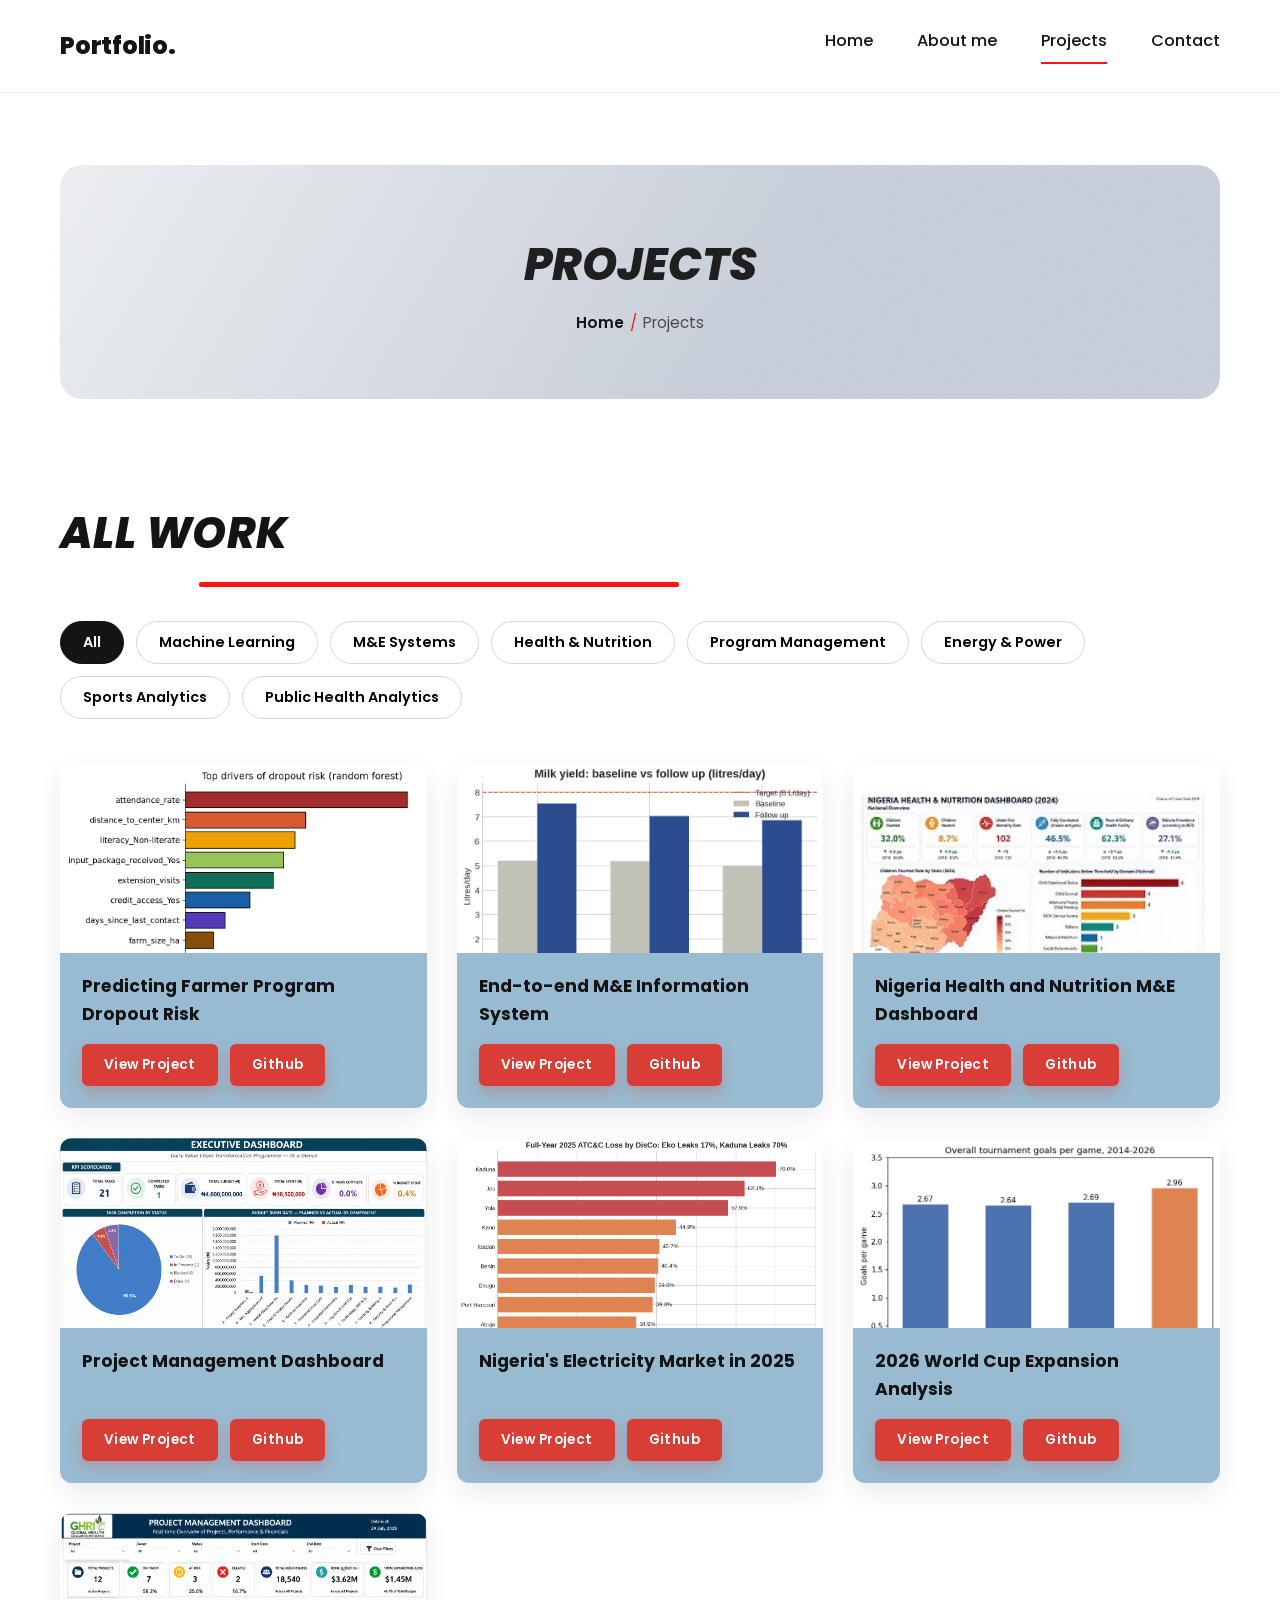
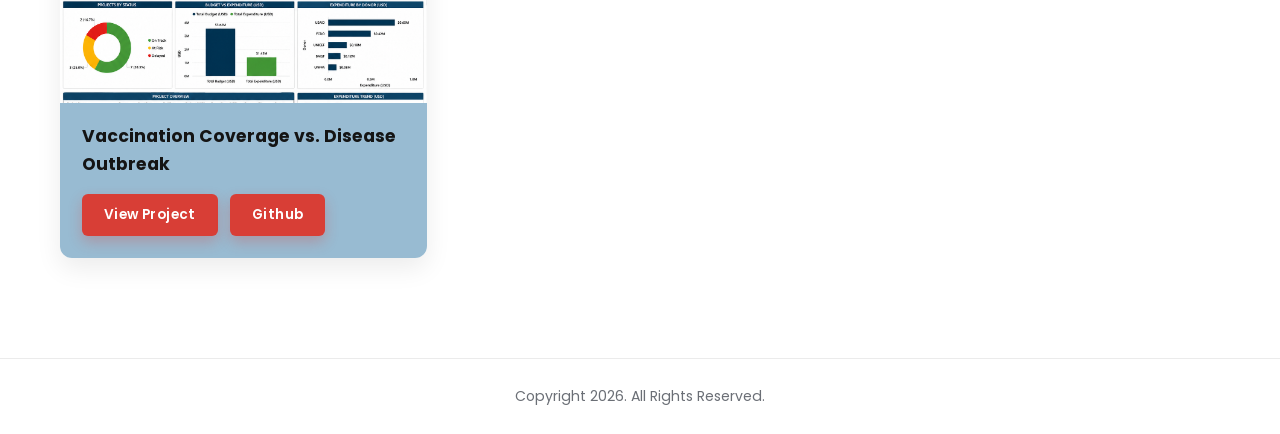
<file: projects.html>
<!DOCTYPE html>
<html lang="en">
<head>
<meta charset="UTF-8">
<meta name="viewport" content="width=device-width, initial-scale=1.0">
<title>Projects | Abdulhamid Modibbo</title>
<meta name="description" content="M&E systems, dashboards, and program management tools built by Abdulhamid Modibbo for development programs across Nigeria.">
<link rel="icon" type="image/svg+xml" href="favicon.svg">
<link rel="stylesheet" href="style.css">
</head>
<body>


<header class="site-header">
  <div class="container">
    <a href="/index.html" class="logo">Portfolio.</a>
    <nav class="main-nav">
      <a href="/index.html" data-page="index.html">Home</a>
      <a href="/about.html" data-page="about.html">About me</a>
      <a href="/projects.html" data-page="projects.html">Projects</a>
      <a href="/contact.html" data-page="contact.html">Contact</a>
    </nav>
    <button class="nav-toggle" aria-label="Toggle menu">
      <span></span><span></span><span></span>
    </button>
  </div>
</header>

<main>

  
  <section class="hero">
    <div class="container">
      <div class="page-banner">
        <h1>Projects</h1>
        <p class="crumb"><a href="/index.html">Home</a><span>/</span>Projects</p>
      </div>
    </div>
  </section>

  
  <section class="section-pad" id="all-projects">
    <div class="container">
      <div class="heading-group" style="margin-bottom: 34px;">
        <h2 class="section-heading">All Work</h2>
        <div class="heading-rule"></div>
      </div>

      <div class="filter-bar" id="filterBar">
        <button class="filter-btn active" data-filter="all">All</button>
        <button class="filter-btn" data-filter="Machine Learning">Machine Learning</button>
        <button class="filter-btn" data-filter="M&E Systems">M&amp;E Systems</button>
        <button class="filter-btn" data-filter="Health &amp; Nutrition">Health &amp; Nutrition</button>
        <button class="filter-btn" data-filter="Program Management">Program Management</button>
        <button class="filter-btn" data-filter="Energy &amp; Power">Energy &amp; Power</button>
        <button class="filter-btn" data-filter="Sports Analytics">Sports Analytics</button>
        <button class="filter-btn" data-filter="Public Health Analytics">Public Health Analytics</button>
      </div>

      <div class="projects-grid" id="projectsGrid">
        
      </div>
    </div>
  </section>

</main>


<footer class="site-footer">
  <p>Copyright 2026. All Rights Reserved.</p>
</footer>

<script src="projects-data.js"></script>
<script src="script.js"></script>
<script>
  (function () {
    const grid = document.getElementById('projectsGrid');
    const filterBar = document.getElementById('filterBar');

    function render(list) {
      grid.innerHTML = list.map(function (p) {
        return (
          '<article class="project-card">' +
            '<a href="/view-project.html?project=' + p.id + '" class="project-card-img">' +
              '<img src="' + p.image + '" alt="' + p.title + ' preview" loading="lazy">' +
            '</a>' +
            '<div class="project-card-footer">' +
              '<h3>' + p.title + '</h3>' +
              '<div class="project-card-actions">' +
                '<a href="/view-project.html?project=' + p.id + '" class="btn btn-red">View Project</a>' +
                '<a href="' + p.githubUrl + '" class="btn btn-red">Github</a>' +
              '</div>' +
            '</div>' +
          '</article>'
        );
      }).join('');
    }

    render(PROJECTS);

    filterBar.addEventListener('click', function (e) {
      const btn = e.target.closest('.filter-btn');
      if (!btn) return;
      filterBar.querySelectorAll('.filter-btn').forEach(function (b) { b.classList.remove('active'); });
      btn.classList.add('active');
      const filter = btn.dataset.filter;
      render(filter === 'all' ? PROJECTS : PROJECTS.filter(function (p) { return p.category === filter; }));
    });
  })();
</script>
</body>
</html>
</file>
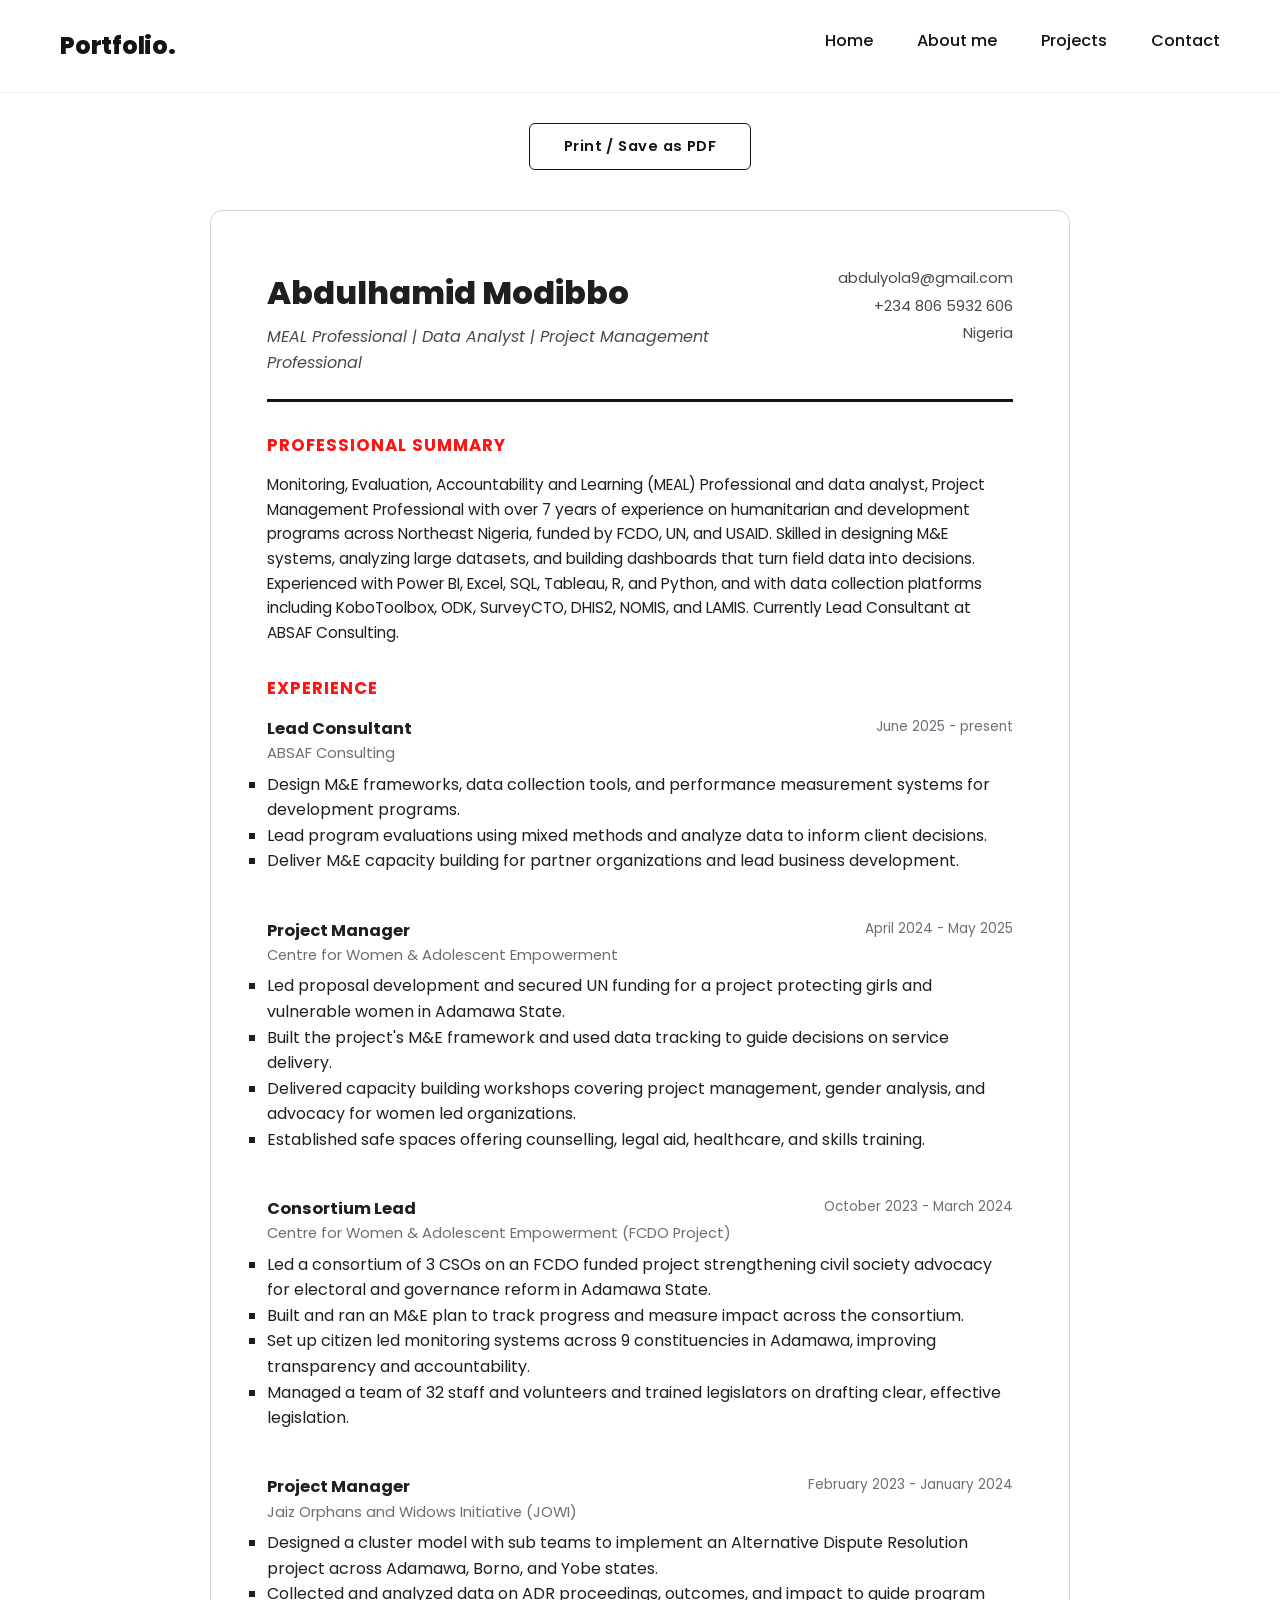
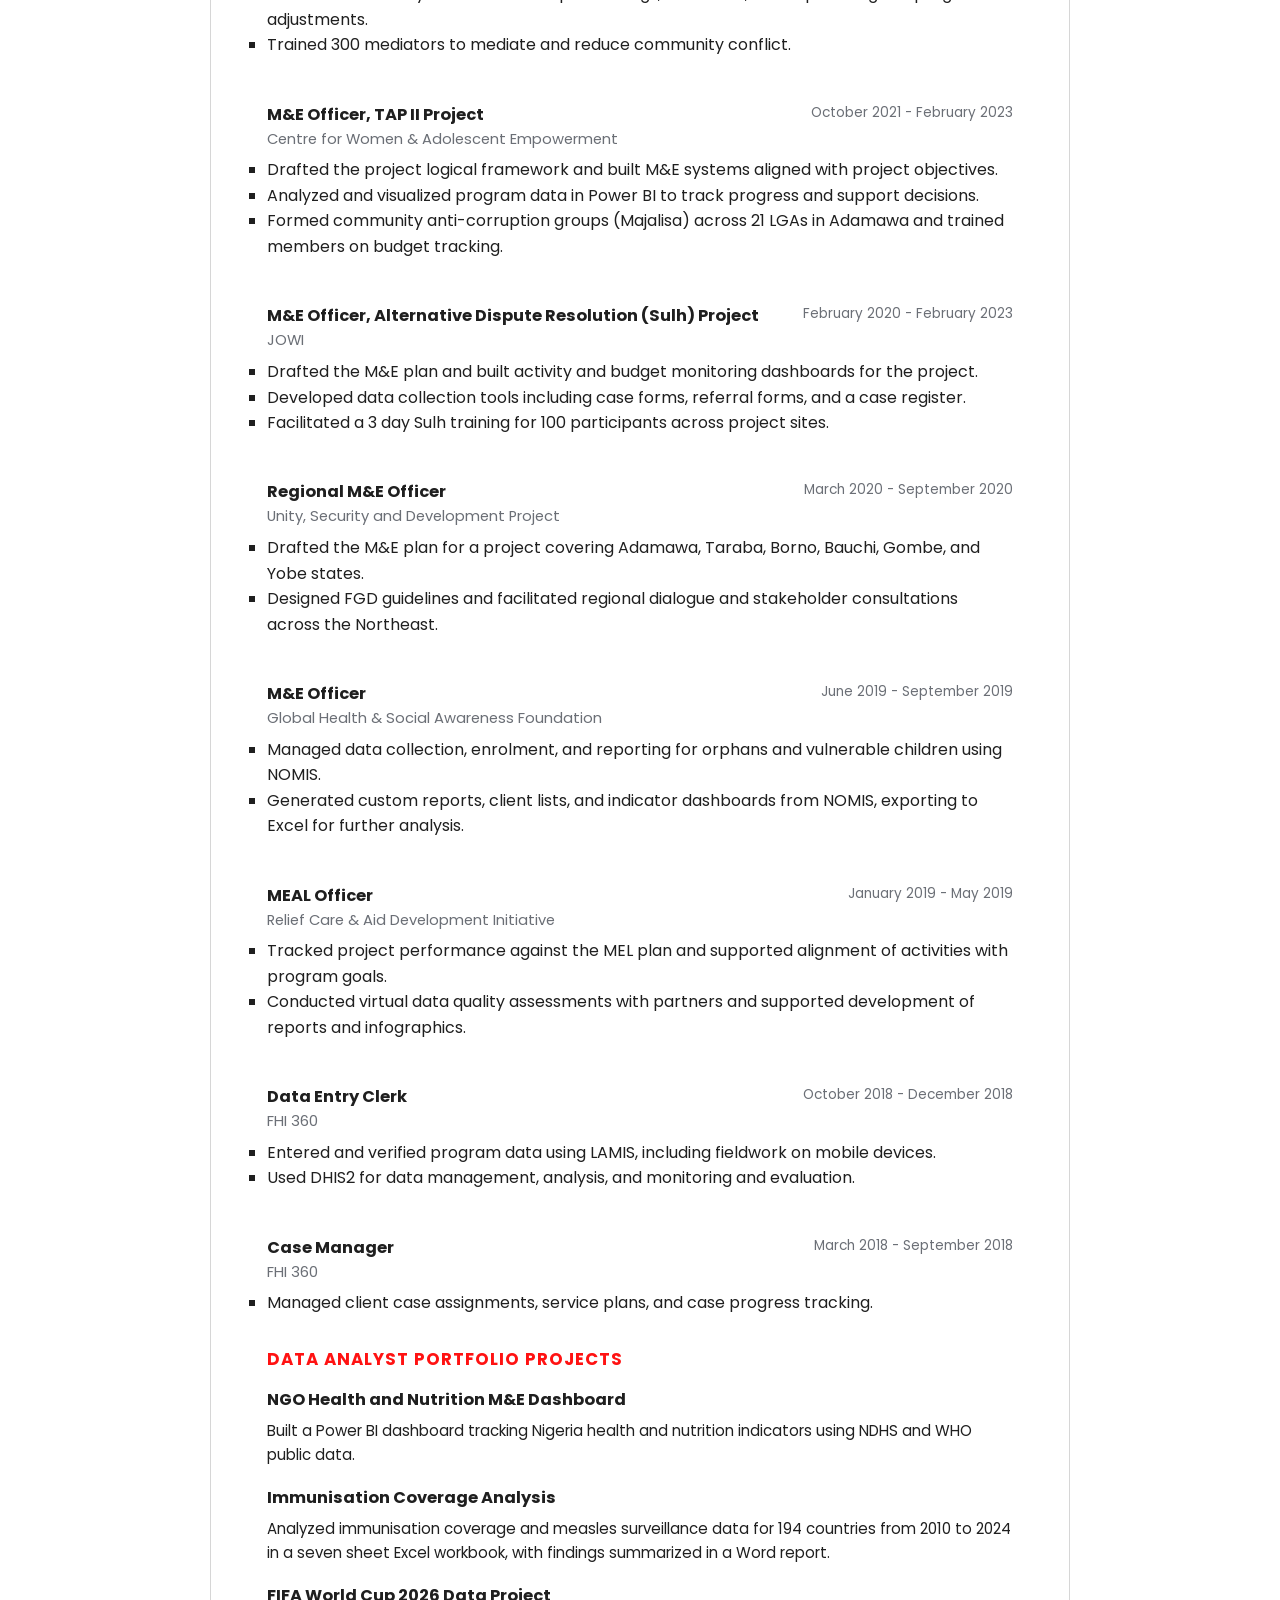
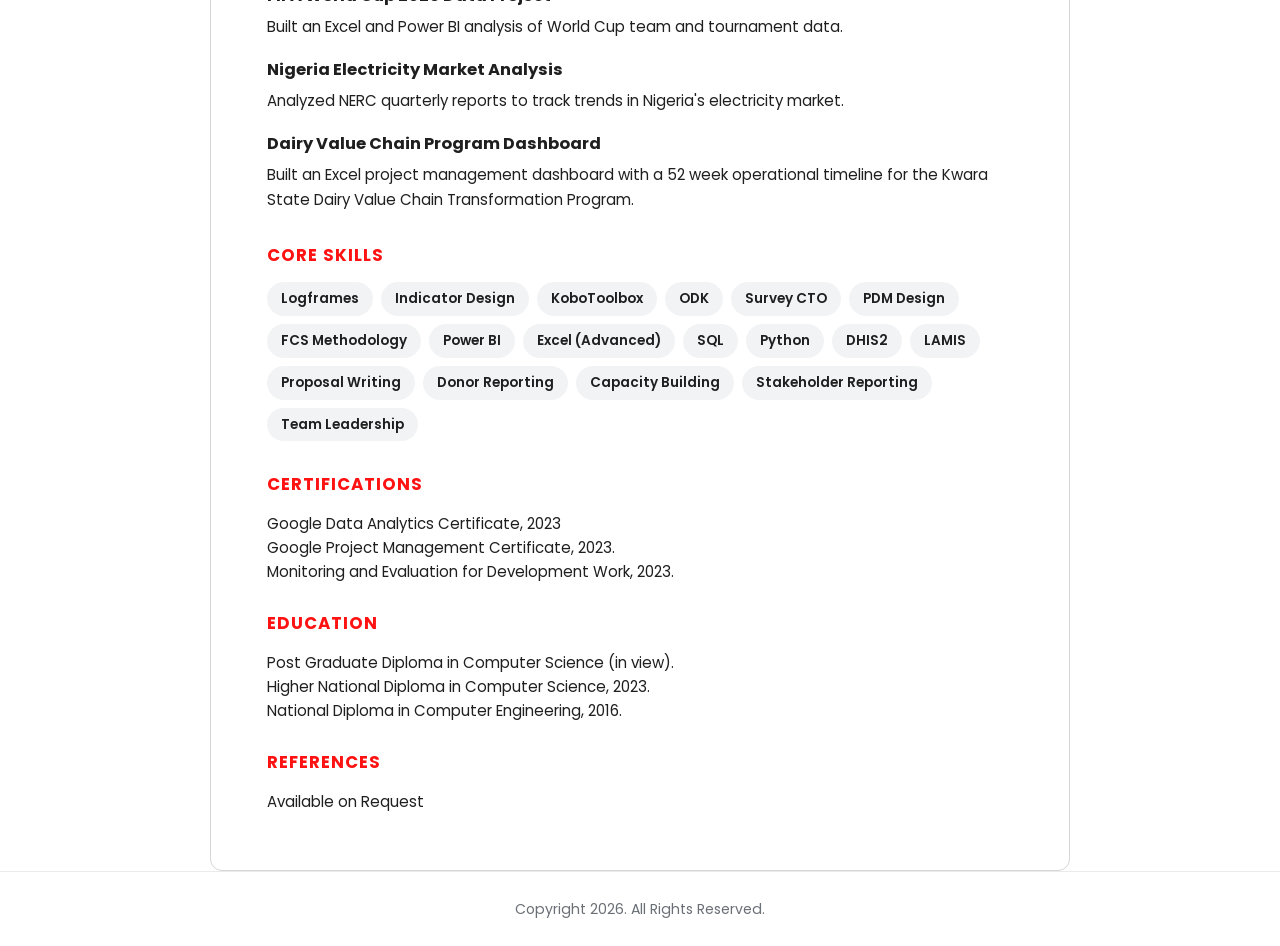
<file: resume.html>
<!DOCTYPE html>
<html lang="en">
<head>
<meta charset="UTF-8">
<meta name="viewport" content="width=device-width, initial-scale=1.0">
<title>Resume | Abdulhamid Modibbo</title>
<meta name="description" content="Resume of Abdulhamid Modibbo — Data Analyst, MEAL Expert and Program Management Professional.">
<link rel="icon" type="image/svg+xml" href="favicon.svg">
<link rel="stylesheet" href="style.css">
<style>
  /* Page-specific resume styles */
  .resume-wrap {
    max-width: 860px;
    margin: 40px auto 0;
    border: 1px solid var(--color-border);
    border-radius: var(--radius-md);
    padding: 56px;
  }
  .resume-head {
    display: flex;
    justify-content: space-between;
    align-items: flex-start;
    gap: 20px;
    border-bottom: 3px solid var(--color-black);
    padding-bottom: 24px;
    margin-bottom: 30px;
    flex-wrap: wrap;
  }
  .resume-head h1 { font-size: 2rem; font-weight: 800; }
  .resume-head .role { font-style: italic; color: var(--color-text-soft); margin-top: 6px; max-width: 480px; }
  .resume-contact { text-align: right; font-size: 0.92rem; color: var(--color-text-soft); }
  .resume-contact div { margin-bottom: 4px; }
  .resume-section { margin-bottom: 30px; }
  .resume-section h2 {
    font-size: 1.05rem;
    text-transform: uppercase;
    letter-spacing: 0.06em;
    font-weight: 700;
    color: var(--color-red);
    margin-bottom: 14px;
  }
  .resume-entry { margin-bottom: 18px; }
  .resume-entry:last-child { margin-bottom: 0; }
  .resume-entry-head { display: flex; justify-content: space-between; gap: 12px; flex-wrap: wrap; }
  .resume-entry-head h3 { font-size: 1.02rem; font-weight: 700; }
  .resume-entry-head .org { font-size: 0.92rem; color: var(--color-muted); }
  .resume-entry-head .period { font-size: 0.85rem; color: var(--color-muted); white-space: nowrap; }
  .resume-entry p { font-size: 0.94rem; color: var(--color-text); margin-top: 6px; }
  .resume-skills { display: flex; flex-wrap: wrap; gap: 8px; }
  .resume-skills span {
    background: #f1f3f5;
    padding: 6px 14px;
    border-radius: 20px;
    font-size: 0.85rem;
    font-weight: 600;
  }
  .print-btn-wrap { text-align: center; margin: 30px 0; }
  @media print {
    .site-header, .print-btn-wrap, .site-footer { display: none !important; }
    .resume-wrap { border: none; padding: 0; margin: 0; }
  }
  @media (max-width: 640px) {
    .resume-wrap { padding: 28px; }
    .resume-contact { text-align: left; }
  }
</style>
</head>
<body>


<header class="site-header">
  <div class="container">
    <a href="/index.html" class="logo">Portfolio.</a>
    <nav class="main-nav">
      <a href="/index.html" data-page="index.html">Home</a>
      <a href="/about.html" data-page="about.html">About me</a>
      <a href="/projects.html" data-page="projects.html">Projects</a>
      <a href="/contact.html" data-page="contact.html">Contact</a>
    </nav>
    <button class="nav-toggle" aria-label="Toggle menu">
      <span></span><span></span><span></span>
    </button>
  </div>
</header>

<main>
  <div class="print-btn-wrap" style="margin-top: 30px;">
    <button class="btn btn-outline" onclick="window.print()">Print / Save as PDF</button>
  </div>

  <div class="container">
    <div class="resume-wrap">

      <div class="resume-head">
        <div>
          <h1>Abdulhamid Modibbo</h1>
          <p class="role">MEAL Professional | Data Analyst | Project Management Professional</p>
        </div>
        <div class="resume-contact">
          <div>abdulyola9@gmail.com</div>
          <div>+234 806 5932 606</div>
          <div>Nigeria</div>
        </div>
      </div>

      <div class="resume-section">
        <h2>Professional Summary</h2>
        <p style="font-size:0.96rem;">Monitoring, Evaluation, Accountability and Learning (MEAL) Professional and data analyst, Project Management
Professional with over 7 years of experience on humanitarian and development programs across Northeast Nigeria,
funded by FCDO, UN, and USAID. Skilled in designing M&E systems, analyzing large datasets, and building dashboards that
turn field data into decisions. Experienced with Power BI, Excel, SQL, Tableau, R, and Python, and with data collection
platforms including KoboToolbox, ODK, SurveyCTO, DHIS2, NOMIS, and LAMIS. Currently Lead Consultant at ABSAF
Consulting.
</p>
      </div>

      
      
      <div class="resume-section">
        <h2>Experience</h2>

        <div class="resume-entry">
          <div class="resume-entry-head">
            <div>
              <h3>Lead Consultant</h3>
              <div class="org">ABSAF Consulting</div>
            </div>
            <div class="period">June 2025 - present</div>
          </div>
            <p>
              <ul style="list-style-type: square;">
                <li>
                  Design M&E frameworks, data collection tools, and performance measurement systems for development programs.
                </li>
                <li>
                  Lead program evaluations using mixed methods and analyze data to inform client decisions.
                </li>
                <li>
                   Deliver M&E capacity building for partner organizations and lead business development.
                </li>
              </ul>
            </p>
        </div>
<br>
        <div class="resume-entry">
          <div class="resume-entry-head">
            <div>
              <h3>Project Manager</h3>
              <div class="org">Centre for Women & Adolescent Empowerment</div>
            </div>
            <div class="period">April 2024 - May 2025</div>
          </div>
          <p>
            <ul style="list-style-type: square;">
              <li>
                Led proposal development and secured UN funding for a project protecting girls and vulnerable women in Adamawa State.
              </li>
              <li>
                Built the project's M&E framework and used data tracking to guide decisions on service delivery.
              </li>
              <li>
                Delivered capacity building workshops covering project management, gender analysis, and advocacy for women led organizations.
              </li>
              <li>
                Established safe spaces offering counselling, legal aid, healthcare, and skills training.
              </li>
            </ul>
          </p>
        </div>
<br>
        <div class="resume-entry">
          <div class="resume-entry-head">
            <div>
              <h3>Consortium Lead</h3>
              <div class="org">Centre for Women & Adolescent Empowerment (FCDO Project)</div>
            </div>
            <div class="period">October 2023 - March 2024</div>
          </div>
          <p>
            <ul style="list-style-type: square;">
              <li>
                Led a consortium of 3 CSOs on an FCDO funded project strengthening civil society advocacy for electoral and governance reform in Adamawa State.
              </li>
              <li>
                Built and ran an M&E plan to track progress and measure impact across the consortium.
              </li>
              <li>
                Set up citizen led monitoring systems across 9 constituencies in Adamawa, improving transparency and accountability.
              </li>
              <li>
                Managed a team of 32 staff and volunteers and trained legislators on drafting clear, effective legislation.
              </li>
            </ul>
          </p>
        </div>
<br>
        <div class="resume-entry">
          <div class="resume-entry-head">
            <div>
              <h3>Project Manager</h3>
              <div class="org">Jaiz Orphans and Widows Initiative (JOWI)</div>
            </div>
            <div class="period">February 2023 - January 2024</div>
          </div>
          <p>
            <ul style="list-style-type: square;">
              <li>
                Designed a cluster model with sub teams to implement an Alternative Dispute Resolution project across Adamawa, Borno, and Yobe states.
              </li>
              <li>
                Collected and analyzed data on ADR proceedings, outcomes, and impact to guide program adjustments.
              </li>
              <li>
                Trained 300 mediators to mediate and reduce community conflict.
              </li>
            </ul>
          </p>
        </div>
<br>
        <div class="resume-entry">
          <div class="resume-entry-head">
            <div>
              <h3>M&E Officer, TAP II Project</h3>
              <div class="org">Centre for Women & Adolescent Empowerment</div>
            </div>
            <div class="period">October 2021 - February 2023</div>
          </div>
          <p>
            <ul style="list-style-type: square;">
              <li>
                Drafted the project logical framework and built M&E systems aligned with project objectives.
              </li>
              <li>
                Analyzed and visualized program data in Power BI to track progress and support decisions.
              </li>
              <li>
                Formed community anti-corruption groups (Majalisa) across 21 LGAs in Adamawa and trained members on budget tracking.
              </li>
            </ul>
          </p>
        </div>
<br>
        <div class="resume-entry">
          <div class="resume-entry-head">
            <div>
              <h3>M&E Officer, Alternative Dispute Resolution (Sulh) Project</h3>
              <div class="org">JOWI</div>
            </div>
            <div class="period">February 2020 - February 2023</div>
          </div>
          <p>
            <ul style="list-style-type: square;">
              <li>
                Drafted the M&E plan and built activity and budget monitoring dashboards for the project.
              </li>
              <li>
                Developed data collection tools including case forms, referral forms, and a case register.
              </li>
              <li>
                Facilitated a 3 day Sulh training for 100 participants across project sites.
              </li>
            </ul>
          </p>
        </div>
<br>
        <div class="resume-entry">
          <div class="resume-entry-head">
            <div>
              <h3>Regional M&E Officer</h3>
              <div class="org">Unity, Security and Development Project</div>
            </div>
            <div class="period">March 2020 - September 2020</div>
          </div>
          <p>
            <ul style="list-style-type: square;">
              <li>
                Drafted the M&E plan for a project covering Adamawa, Taraba, Borno, Bauchi, Gombe, and Yobe states.
              </li>
              <li>
                Designed FGD guidelines and facilitated regional dialogue and stakeholder consultations across the Northeast.
              </li>
            </ul>
          </p>
        </div>
<br>
        <div class="resume-entry">
          <div class="resume-entry-head">
            <div>
              <h3>M&E Officer</h3>
              <div class="org">Global Health & Social Awareness Foundation</div>
            </div>
            <div class="period">June 2019 - September 2019</div>
          </div>
          <p>
            <ul style="list-style-type: square;">
              <li>
                Managed data collection, enrolment, and reporting for orphans and vulnerable children using NOMIS.
              </li>
              <li>
                Generated custom reports, client lists, and indicator dashboards from NOMIS, exporting to Excel for further analysis.
              </li>
            </ul>
          </p>
        </div>
<br>
        <div class="resume-entry">
          <div class="resume-entry-head">
            <div>
              <h3>MEAL Officer</h3>
              <div class="org">Relief Care & Aid Development Initiative</div>
            </div>
            <div class="period">January 2019 - May 2019</div>
          </div>
          <p>
            <ul style="list-style-type: square;">
              <li>
                Tracked project performance against the MEL plan and supported alignment of activities with program goals.
              </li>
              <li>
                Conducted virtual data quality assessments with partners and supported development of reports and infographics.
              </li>
            </ul>
          </p>
        </div>
<br>
        <div class="resume-entry">
          <div class="resume-entry-head">
            <div>
              <h3>Data Entry Clerk</h3>
              <div class="org">FHI 360</div>
            </div>
            <div class="period">October 2018 - December 2018</div>
          </div>
          <p>
            <ul style="list-style-type: square;">
              <li>
                Entered and verified program data using LAMIS, including fieldwork on mobile devices.
              </li>
              <li>
                Used DHIS2 for data management, analysis, and monitoring and evaluation.
              </li>
            </ul>
          </p>
        </div>
<br>
        <div class="resume-entry">
          <div class="resume-entry-head">
            <div>
              <h3>Case Manager</h3>
              <div class="org">FHI 360</div>
            </div>
            <div class="period">March 2018 - September 2018</div>
          </div>
          <p>
            <ul style="list-style-type: square;">
              <li>
                Managed client case assignments, service plans, and case progress tracking.
              </li>
            </ul>
          </p>
        </div>
      </div>

      <div class="resume-section">
        <h2>Data Analyst Portfolio Projects</h2>

        <div class="resume-entry">
          <div class="resume-entry-head">
            <div>
              <h3>NGO Health and Nutrition M&E Dashboard</h3>
            </div>
          </div>
          <p>Built a Power BI dashboard tracking Nigeria health and nutrition indicators using NDHS and WHO public data.</p>
        </div>

        <div class="resume-entry">
          <div class="resume-entry-head">
            <div>
              <h3>Immunisation Coverage Analysis</h3>
            </div>
          </div>
          <p>Analyzed immunisation coverage and measles surveillance data for 194 countries from 2010 to 2024 in a seven sheet Excel workbook, with findings summarized in a Word report.</p>
        </div>

        <div class="resume-entry">
          <div class="resume-entry-head">
            <div>
              <h3>FIFA World Cup 2026 Data Project</h3>
            </div>
          </div>
          <p>Built an Excel and Power BI analysis of World Cup team and tournament data.</p>
        </div>

        <div class="resume-entry">
          <div class="resume-entry-head">
            <div>
              <h3>Nigeria Electricity Market Analysis</h3>
            </div>
          </div>
          <p> Analyzed NERC quarterly reports to track trends in Nigeria's electricity market.</p>
        </div>
        
        <div class="resume-entry">
          <div class="resume-entry-head">
            <div>
              <h3> Dairy Value Chain Program Dashboard</h3>
            </div>
          </div>
          <p>Built an Excel project management dashboard with a 52 week operational timeline for the Kwara State Dairy Value Chain Transformation Program.</p>
        </div>
      </div>

      <div class="resume-section">
        <h2>Core Skills</h2>
        <div class="resume-skills">
          <span>Logframes</span>
          <span>Indicator Design</span>
          <span>KoboToolbox</span>
          <span>ODK</span>
          <span>Survey CTO</span>
          <span>PDM Design</span>
          <span>FCS Methodology</span>
          <span>Power BI</span>
          <span>Excel (Advanced)</span>
          <span>SQL</span>
          <span>Python</span>
          <span>DHIS2</span>
          <span>LAMIS</span>
          <span>Proposal Writing</span>
          <span>Donor Reporting</span>
          <span>Capacity Building</span>
          <span>Stakeholder Reporting</span>
          <span>Team Leadership</span>
        </div>
      </div>

      <div class="resume-section" style="margin-bottom:0;">
        <h2>Certifications</h2>
        <p style="font-size:0.94rem;">Google Data Analytics Certificate, 2023</p>
        <p style="font-size:0.94rem;">Google Project Management Certificate, 2023.</p>
        <p style="font-size:0.94rem;">Monitoring and Evaluation for Development Work, 2023.</p>
      </div>
<br>
      <div class="resume-section" style="margin-bottom:0;">
        <h2>Education</h2>
        <p style="font-size:0.94rem;">Post Graduate Diploma in Computer Science (in view).</p>
        <p style="font-size:0.94rem;">Higher National Diploma in Computer Science, 2023.</p>
        <p style="font-size:0.94rem;">National Diploma in Computer Engineering, 2016.</p>
      </div>
<br>      
      <div class="resume-section" style="margin-bottom:0;">
        <h2>References</h2>
        <p style="font-size:0.94rem;">Available on Request</p>
      </div>

    </div>
  </div>
</main>


<footer class="site-footer">
  <p>Copyright 2026. All Rights Reserved.</p>
</footer>

<script src="script.js"></script>
</body>
</html>
</file>
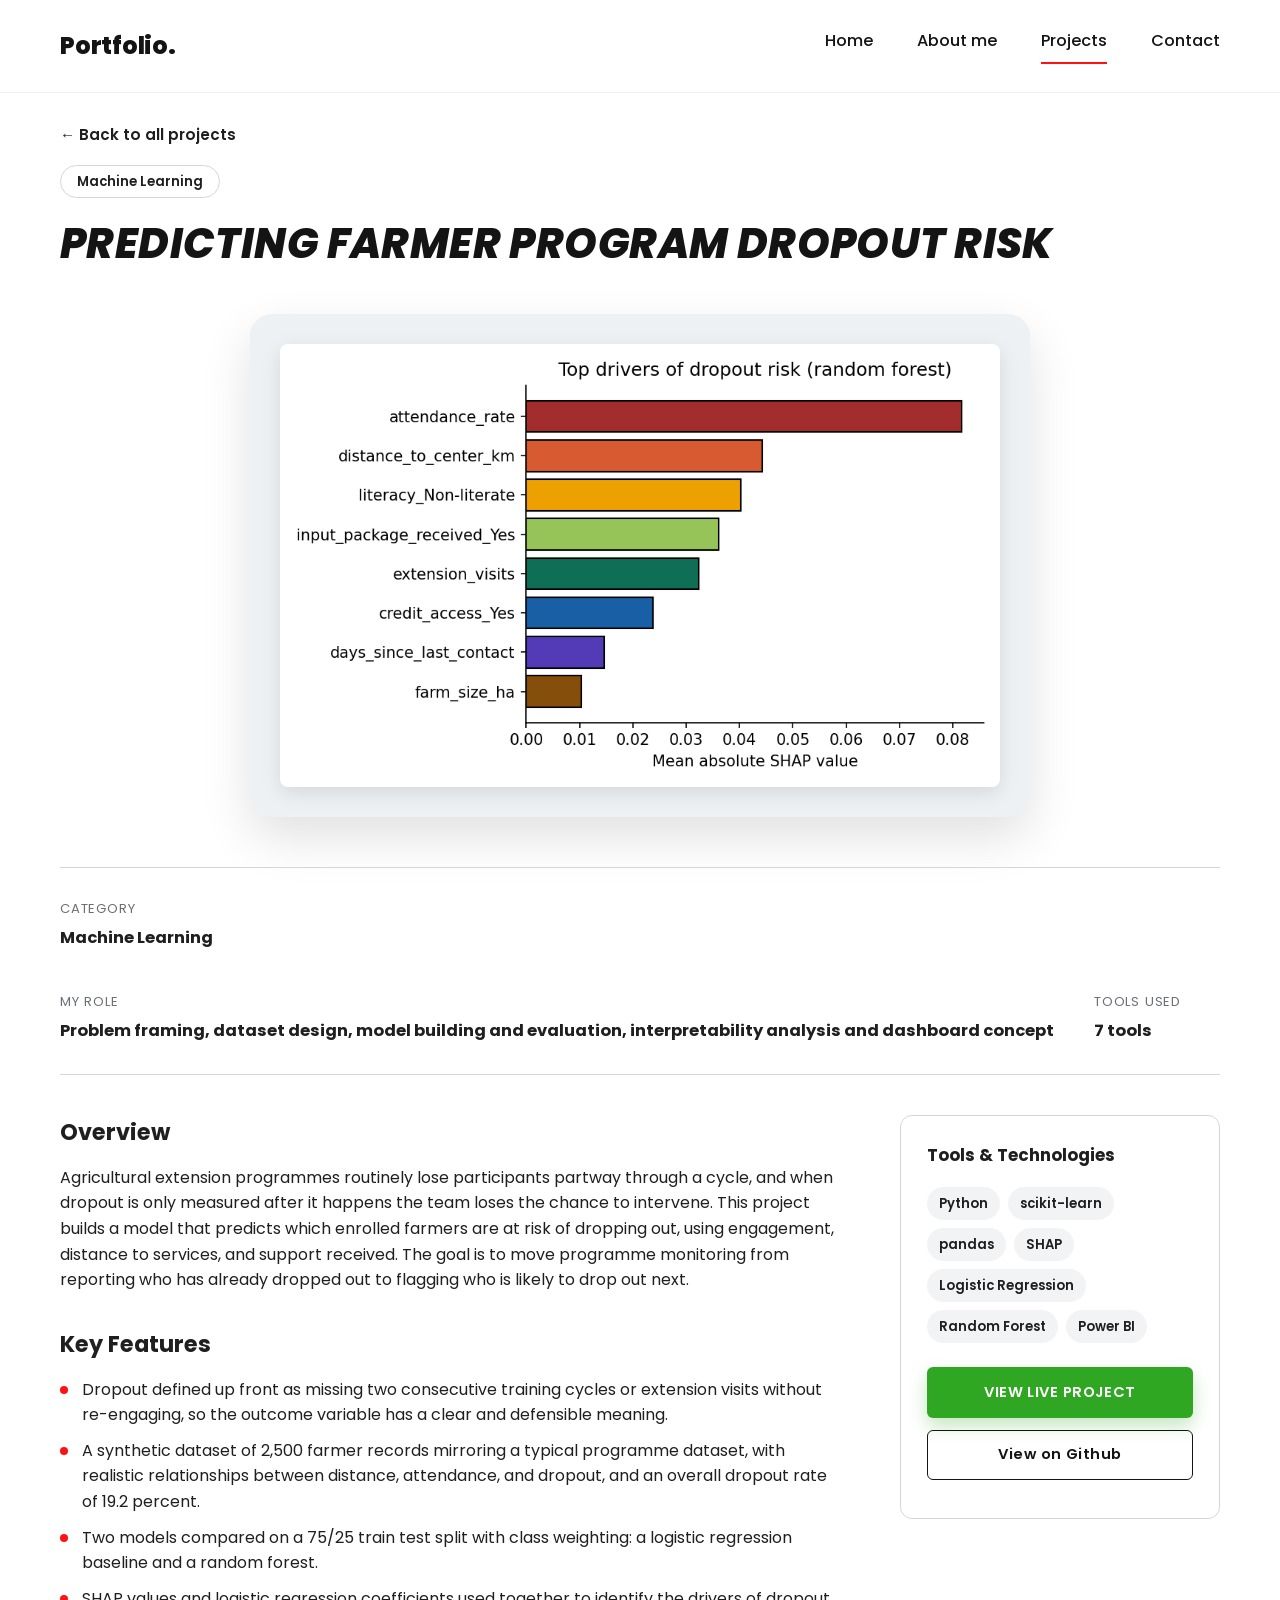
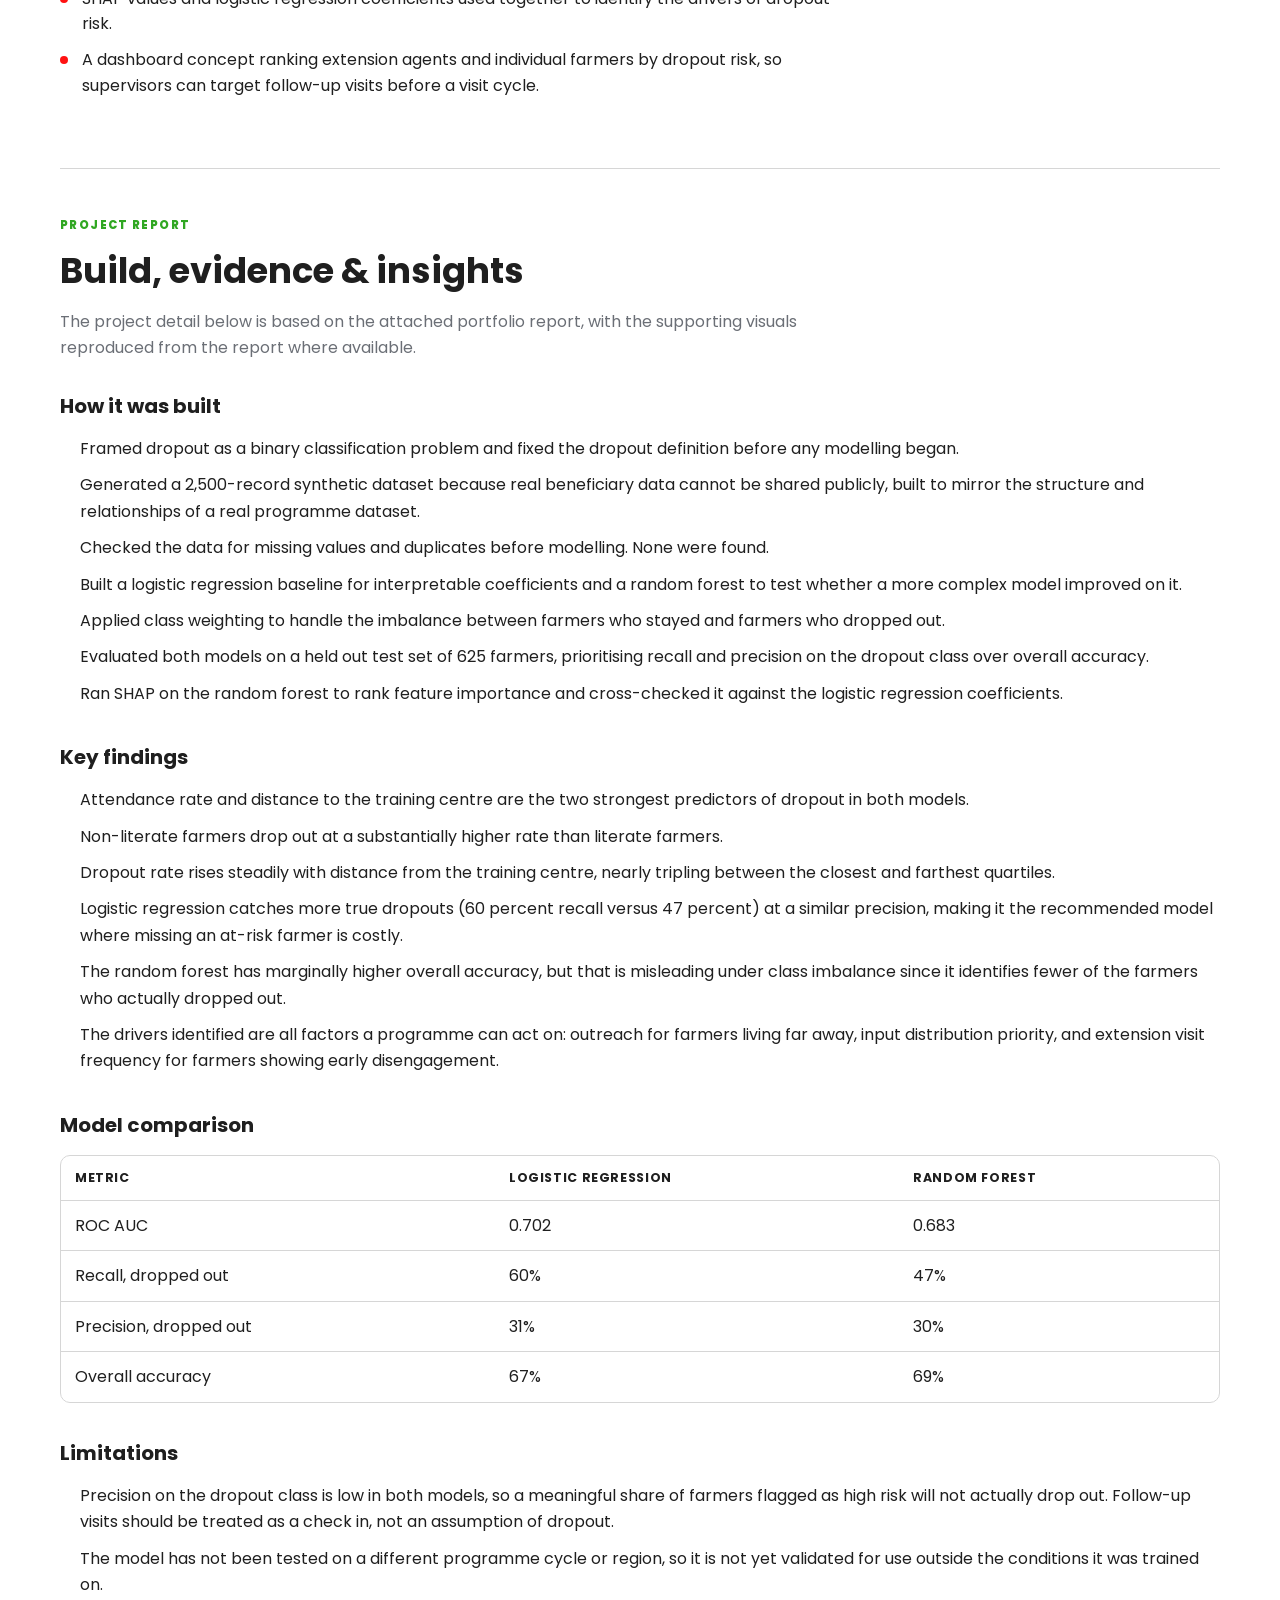
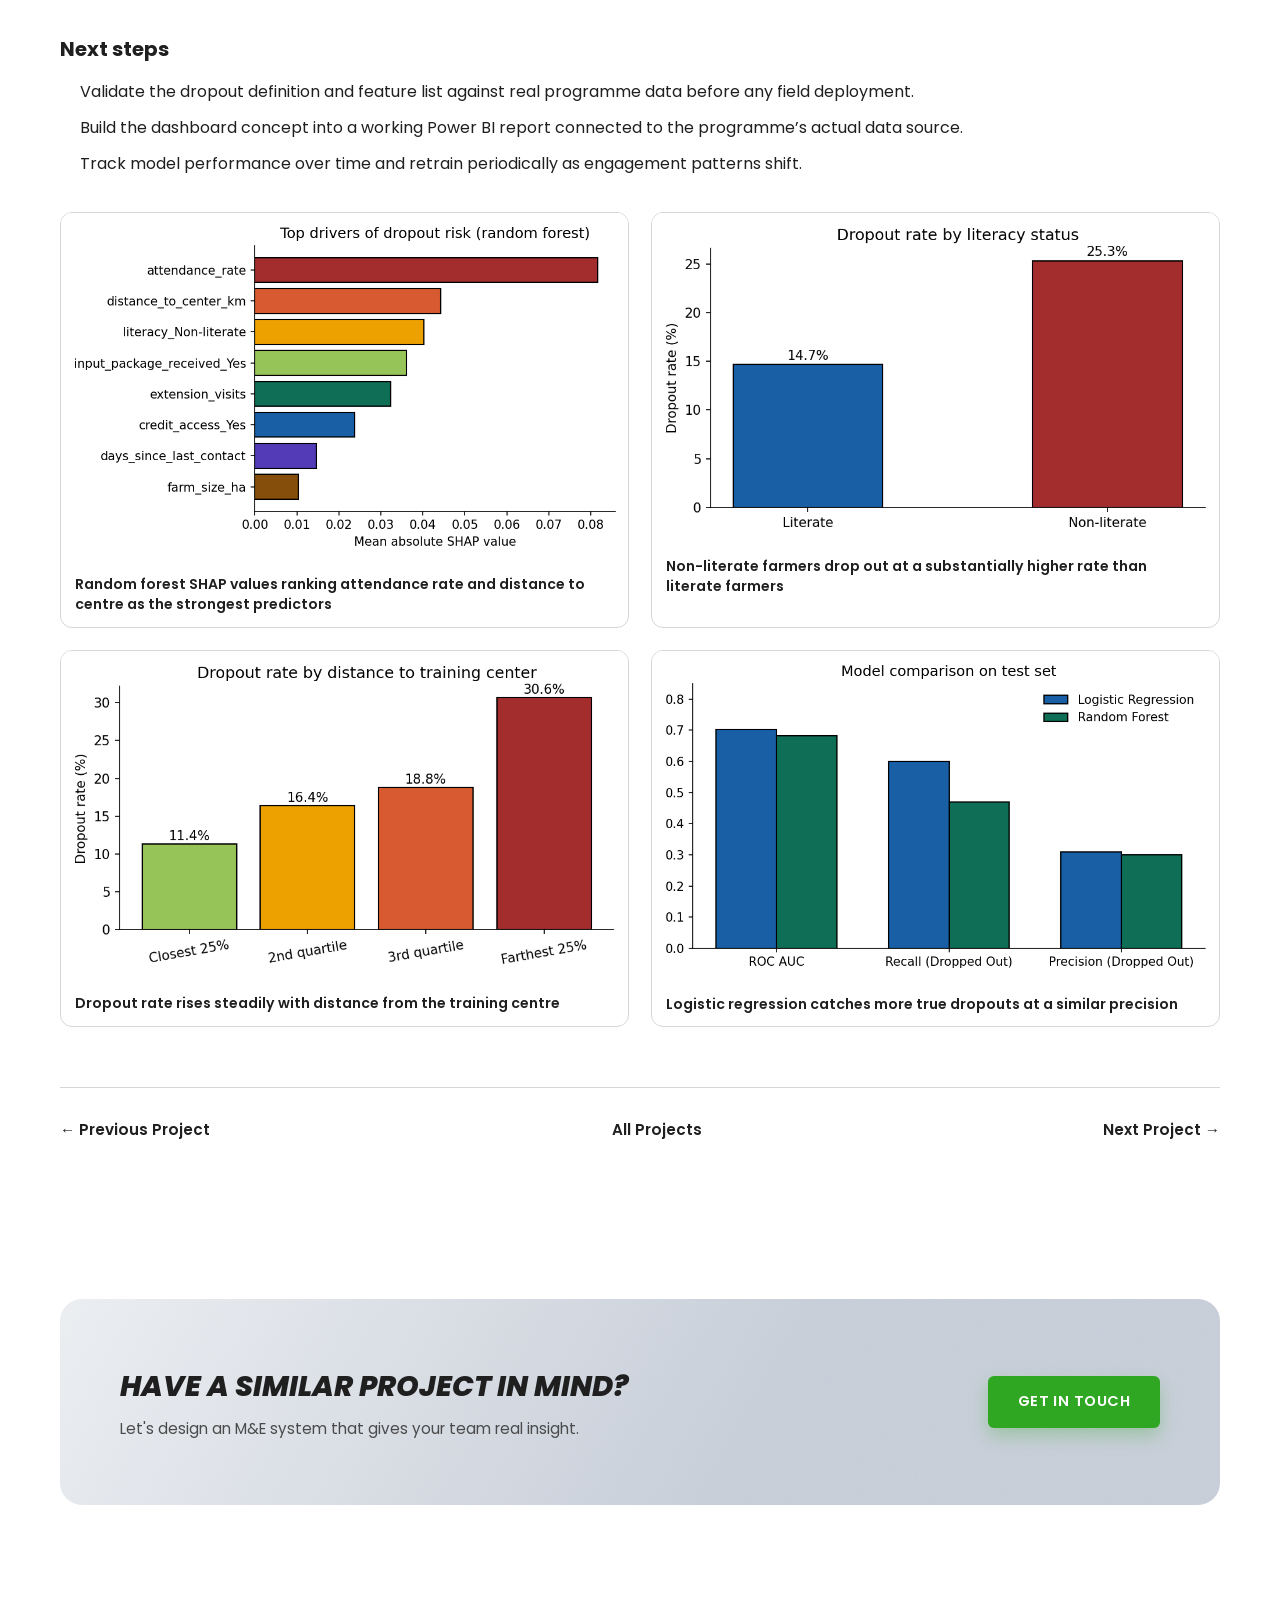
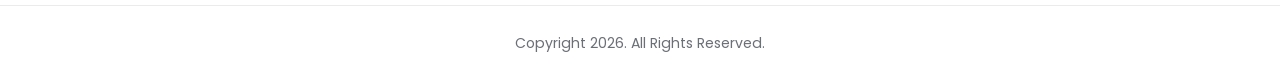
<file: view-project.html>
<!DOCTYPE html>
<html lang="en">
<head>
<meta charset="UTF-8">
<meta name="viewport" content="width=device-width, initial-scale=1.0">
<title id="pageTitle">Project | Abdulhamid Modibbo</title>
<meta name="description" content="Project detail — Abdulhamid Modibbo's M&E and data analysis work.">
<link rel="icon" type="image/svg+xml" href="favicon.svg">
<link rel="stylesheet" href="style.css">
</head>
<body>


<header class="site-header">
  <div class="container">
    <a href="/index.html" class="logo">Portfolio.</a>
    <nav class="main-nav">
      <a href="/index.html" data-page="index.html">Home</a>
      <a href="/about.html" data-page="about.html">About me</a>
      <a href="/projects.html" data-page="projects.html" class="active">Projects</a>
      <a href="/contact.html" data-page="contact.html">Contact</a>
    </nav>
    <button class="nav-toggle" aria-label="Toggle menu">
      <span></span><span></span><span></span>
    </button>
  </div>
</header>

<main>
  <div class="container">

    <a href="/projects.html" class="back-link">&#8592; Back to all projects</a>

    
    <div style="margin-top: 20px;">
      <span class="view-all-link" id="projectCategory" style="border:1px solid var(--color-border); padding:6px 16px; border-radius:20px; font-size:0.82rem; font-weight:600;"></span>
      <h1 class="section-heading" id="projectTitle" style="margin-top:18px; font-size: clamp(1.8rem, 4vw, 2.6rem);"></h1>
    </div>

    
    <div class="vp-hero-img">
      <img id="projectImage" src="" alt="" style="width:100%; display:block;">
    </div>

    
    <div class="vp-meta-row">
      <div class="vp-meta-item">
        <div class="label">Category</div>
        <div class="value" id="metaCategory"></div>
      </div>
      <div class="vp-meta-item">
        <div class="label">My Role</div>
        <div class="value" id="metaRole"></div>
      </div>
      <div class="vp-meta-item">
        <div class="label">Tools Used</div>
        <div class="value" id="metaToolsCount"></div>
      </div>
    </div>

    
    <div class="vp-body">
      <div>
        <h2>Overview</h2>
        <p id="projectOverview"></p>

        <h2>Key Features</h2>
        <ul id="projectFeatures"></ul>
      </div>

      <aside class="vp-sidebar">
        <h3>Tools &amp; Technologies</h3>
        <div class="vp-tools" id="projectTools"></div>

        <a href="#" id="liveLink" class="btn btn-green">View Live Project</a>
        <a href="#" id="githubLink" class="btn btn-outline">View on Github</a>
      </aside>
    </div>

    <section class="vp-report" id="projectReport">
      <div class="vp-report-header">
        <span class="report-kicker">PROJECT REPORT</span>
        <h2>Build, evidence &amp; insights</h2>
        <p>The project detail below is based on the attached portfolio report, with the supporting visuals reproduced from the report where available.</p>
      </div>
      <div id="reportSections"></div>
      <div id="reportCharts" class="report-chart-grid"></div>
    </section>

    
    <div class="vp-nav-links">
      <a href="#" id="prevProject">&#8592; Previous Project</a>
      <a href="/projects.html">All Projects</a>
      <a href="#" id="nextProject">Next Project &#8594;</a>
    </div>

  </div>

  
  <section class="section-pad">
    <div class="container">
      <div class="page-banner" style="text-align:left; display:flex; align-items:center; justify-content:space-between; flex-wrap:wrap; gap:24px;">
        <div>
          <h1 style="font-size:1.8rem;">Have a similar project in mind?</h1>
          <p class="crumb" style="margin-top:8px;">Let's design an M&amp;E system that gives your team real insight.</p>
        </div>
        <a href="/contact.html" class="btn btn-green">Get In Touch</a>
      </div>
    </div>
  </section>

</main>


<footer class="site-footer">
  <p>Copyright 2026. All Rights Reserved.</p>
</footer>

<script src="projects-data.js"></script>
<script>
  (function () {
    const params = new URLSearchParams(window.location.search);
    const id = params.get('project') || PROJECTS[0].id;
    const project = getProjectById(id) || PROJECTS[0];
    const index = PROJECTS.findIndex(function (p) { return p.id === project.id; });

    document.getElementById('pageTitle').textContent = project.title + ' | Abdulhamid Modibbo';
    document.getElementById('projectCategory').textContent = project.category;
    document.getElementById('projectTitle').textContent = project.title;
    document.getElementById('projectImage').src = project.image;
    document.getElementById('projectImage').alt = project.title + ' dashboard';
    document.getElementById('metaCategory').textContent = project.category;
    document.getElementById('metaRole').textContent = project.role;
    document.getElementById('metaToolsCount').textContent = project.tools.length + ' tools';
    document.getElementById('projectOverview').textContent = project.overview;

    document.getElementById('projectFeatures').innerHTML = project.features.map(function (f) {
      return '<li>' + f + '</li>';
    }).join('');

    document.getElementById('projectTools').innerHTML = project.tools.map(function (t) {
      return '<span>' + t + '</span>';
    }).join('');

    document.getElementById('liveLink').href = project.liveUrl;
    document.getElementById('githubLink').href = project.githubUrl;
    document.getElementById('githubLink').target = '_blank';
    document.getElementById('githubLink').rel = 'noopener noreferrer';

    const reportSections = document.getElementById('reportSections');
    reportSections.innerHTML = (project.report && project.report.sections ? project.report.sections : []).map(function (section) {
      let html = '<div class="vp-report-section"><h3>' + section.heading + '</h3>';
      if (section.items) {
        html += '<ul>' + section.items.map(function (item) { return '<li>' + item + '</li>'; }).join('') + '</ul>';
      }
      if (section.table) {
        html += '<div class="report-table-wrap"><table class="report-table"><thead><tr>' + (section.headers || (section.table[0] && section.table[0].length === 5 ? ['WHO Region','DTP3 2019','DTP3 2021','DTP3 2024','Net Change 2019 to 2024'] : ['Indicator','Result','Target'])).map(function (h) { return '<th>' + h + '</th>'; }).join('') + '</tr></thead><tbody>' + section.table.map(function (row) { return '<tr>' + row.map(function (cell) { return '<td>' + cell + '</td>'; }).join('') + '</tr>'; }).join('') + '</tbody></table></div>';
      }
      return html + '</div>';
    }).join('');

    const chartWrap = document.getElementById('reportCharts');
    chartWrap.innerHTML = (project.report && project.report.charts ? project.report.charts : []).map(function (chart) {
      return '<figure class="report-chart"><img src="' + chart[0] + '" alt="' + chart[1] + '" loading="lazy"><figcaption>' + chart[1] + '</figcaption></figure>';
    }).join('');

    const prev = PROJECTS[(index - 1 + PROJECTS.length) % PROJECTS.length];
    const next = PROJECTS[(index + 1) % PROJECTS.length];
    document.getElementById('prevProject').href = 'view-project.html?project=' + prev.id;
    document.getElementById('nextProject').href = 'view-project.html?project=' + next.id;
  })();
</script>
<script src="script.js"></script>
</body>
</html>
</file>
<file: style.css>
@import url('https://fonts.googleapis.com/css2?family=Poppins:ital,wght@0,400;0,500;0,600;0,700;0,800;1,400;1,500;1,600&display=swap');

:root {
  
  --color-black: #141414;
  --color-text: #1f1f1f;
  --color-text-soft: #4a4a4a;
  --color-muted: #6b6f76;
  --color-white: #ffffff;
  --color-red: #ff1212;
  --color-green: #30a722;
  --color-green-dark: #278c1c;
  --color-btn-red: #d83e36;
  --color-btn-red-dark: #bd332c;
  --color-card-footer: #98bbd2;
  --color-arrow-bg: #8f8383;
  --color-arrow-bg-hover: #6f6565;
  --color-border: #d6d6d6;
  --color-hero-texture: #d6dbe2;
  --color-ring-blue: #3a4bc9;
  --color-quote-bg: #d9d9d9;
  --color-section-bg: #ffffff;

  --font-main: 'Poppins', -apple-system, BlinkMacSystemFont, 'Segoe UI', sans-serif;

  --container-w: 1240px;
  --radius-lg: 22px;
  --radius-md: 12px;
  --radius-sm: 6px;

  --transition: 0.25s ease;
}

* { margin: 0; padding: 0; box-sizing: border-box; }

html { scroll-behavior: smooth; }

body {
  font-family: var(--font-main);
  color: var(--color-text);
  background: var(--color-white);
  line-height: 1.6;
  -webkit-font-smoothing: antialiased;
  overflow-x: hidden;
}

img { max-width: 100%; display: block; }

a { text-decoration: none; color: inherit; }

ul { list-style: none; }

button { font-family: inherit; cursor: pointer; border: none; background: none; }

input, textarea { font-family: inherit; font-size: 1rem; }

.container {
  width: 100%;
  max-width: var(--container-w);
  margin: 0 auto;
  padding: 0 40px;
}

.desktop-only-block { display: block; }



.btn {
  display: inline-block;
  font-family: var(--font-main);
  font-weight: 600;
  font-size: 0.92rem;
  letter-spacing: 0.03em;
  padding: 14px 30px;
  border-radius: 6px;
  transition: transform var(--transition), background var(--transition), box-shadow var(--transition);
  border: none;
  cursor: pointer;
  text-align: center;
}

.btn:hover { transform: translateY(-2px); }

.btn-green {
  background: var(--color-green);
  color: #fff;
  text-transform: uppercase;
  box-shadow: 0 8px 18px rgba(48, 167, 34, 0.28);
}
.btn-green:hover { background: var(--color-green-dark); }

.btn-red {
  background: var(--color-btn-red);
  color: #fff;
  font-size: 0.85rem;
  padding: 10px 22px;
  box-shadow: 0 6px 14px rgba(216, 62, 54, 0.28);
}
.btn-red:hover { background: var(--color-btn-red-dark); }

.btn-outline {
  background: transparent;
  border: 1.5px solid var(--color-black);
  color: var(--color-black);
  padding: 12px 34px;
}
.btn-outline:hover { background: var(--color-black); color: #fff; }



.section-heading {
  font-size: clamp(2rem, 3.4vw, 2.7rem);
  font-weight: 800;
  font-style: italic;
  text-transform: uppercase;
  letter-spacing: 0.01em;
  color: var(--color-black);
  margin-bottom: 14px;
  position: relative;
}

.heading-rule {
  height: 5px;
  width: min(58%, 480px);
  margin-left: 12%;
  background: var(--color-red);
  border-radius: 2px;
  margin-bottom: 8px;
}

.section-head-row {
  display: flex;
  align-items: flex-end;
  justify-content: space-between;
  gap: 20px;
  margin-bottom: 44px;
}

.section-head-row .heading-group { flex: 1; }

.view-all-link {
  font-weight: 500;
  font-size: 0.95rem;
  white-space: nowrap;
  padding-bottom: 14px;
  border-bottom: 1px solid transparent;
  transition: border-color var(--transition);
}
.view-all-link:hover { border-color: var(--color-black); }

section { position: relative; }

.section-pad { padding: 100px 0; }



.site-header {
  position: sticky;
  top: 0;
  z-index: 500;
  background: rgba(255, 255, 255, 0.92);
  backdrop-filter: blur(8px);
  border-bottom: 1px solid rgba(0, 0, 0, 0.06);
}

.site-header .container {
  display: flex;
  align-items: center;
  justify-content: space-between;
  height: 92px;
}

.logo {
  font-size: 1.5rem;
  font-weight: 800;
  color: var(--color-black);
  letter-spacing: -0.01em;
}

.main-nav {
  display: flex;
  align-items: center;
  gap: 44px;
}

.main-nav a {
  font-size: 1.02rem;
  font-weight: 500;
  color: var(--color-black);
  padding-bottom: 8px;
  border-bottom: 2px solid transparent;
  transition: border-color var(--transition), opacity var(--transition);
}

.main-nav a:hover { opacity: 0.65; }

.main-nav a.active {
  border-bottom-color: var(--color-red);
}

.nav-toggle {
  display: none;
  flex-direction: column;
  gap: 5px;
  width: 32px;
  z-index: 600;
}

.nav-toggle span {
  display: block;
  height: 2.5px;
  background: var(--color-black);
  border-radius: 2px;
  transition: transform var(--transition), opacity var(--transition);
}

.nav-toggle.open span:nth-child(1) { transform: translateY(7.5px) rotate(45deg); }
.nav-toggle.open span:nth-child(2) { opacity: 0; }
.nav-toggle.open span:nth-child(3) { transform: translateY(-7.5px) rotate(-45deg); }



.hero {
  padding: 36px 0 0;
}

.hero-box {
  position: relative;
  background-color: var(--color-hero-texture);
  background-image:
    linear-gradient(120deg, rgba(255,255,255,0.55), rgba(178,188,204,0.35) 60%),
    url("data:image/svg+xml,%3Csvg xmlns='http://www.w3.org/2000/svg' width='180' height='180'%3E%3Cfilter id='n'%3E%3CfeTurbulence type='fractalNoise' baseFrequency='0.85' numOctaves='2' stitchTiles='stitch'/%3E%3CfeColorMatrix type='matrix' values='0 0 0 0 0.15 0 0 0 0 0.18 0 0 0 0 0.24 0 0 0 0.05 0'/%3E%3C/filter%3E%3Crect width='100%25' height='100%25' filter='url(%23n)'/%3E%3C/svg%3E");
  background-repeat: no-repeat, repeat;
  background-size: cover, 180px 180px;
  border-radius: var(--radius-lg);
  padding: 60px 60px 70px;
  display: flex;
  align-items: center;
  justify-content: space-between;
  gap: 40px;
  overflow: hidden;
  min-height: 520px;
}

.hero-text { position: relative; z-index: 2; max-width: 620px; }

.hero-greeting {
  font-size: 1.5rem;
  font-weight: 400;
  color: var(--color-black);
  margin-bottom: 6px;
}

.hero-name {
  font-size: clamp(2.2rem, 4.6vw, 3.4rem);
  font-weight: 800;
  color: var(--color-black);
  margin-bottom: 22px;
  line-height: 1.1;
}

.hero-tagline {
  font-style: italic;
  font-size: 1.12rem;
  font-weight: 500;
  color: var(--color-black);
  line-height: 1.85;
  margin-bottom: 34px;
  max-width: 560px;
}

.hero-photo-wrap {
  position: relative;
  z-index: 2;
  flex-shrink: 0;
  width: 380px;
  height: 380px;
  border-radius: 50%;
  overflow: hidden;
  border: 2px solid var(--color-ring-blue);
  box-shadow: 0 20px 45px rgba(20, 30, 60, 0.18);
}

.hero-photo-wrap img {
  width: 100%;
  height: 100%;
  object-fit: cover;
  object-position: center 15%;
}

.quote-wrap {
  position: relative;
  max-width: 620px;
  margin: -38px auto 0;
  padding: 0 20px;
  z-index: 3;
}

.quote-box {
  background: var(--color-quote-bg);
  border-radius: var(--radius-md);
  padding: 30px 38px 26px;
  position: relative;
  box-shadow: 0 18px 30px rgba(0,0,0,0.08);
}

.quote-mark-top {
  position: absolute;
  top: -6px;
  left: 22px;
  font-size: 2.6rem;
  font-weight: 800;
  color: var(--color-black);
  font-family: Georgia, serif;
}

.quote-text {
  font-size: 1.15rem;
  font-weight: 500;
  text-align: center;
  color: var(--color-black);
  line-height: 1.5;
}

.quote-mark-bottom {
  position: absolute;
  bottom: -14px;
  right: 92px;
  background: var(--color-quote-bg);
  padding: 0 8px;
  font-size: 1.6rem;
  font-weight: 800;
  font-family: Georgia, serif;
}

.quote-attr {
  position: absolute;
  bottom: -26px;
  right: 20px;
  background: var(--color-white);
  border: 1px solid var(--color-black);
  padding: 4px 14px;
  font-style: italic;
  font-size: 0.95rem;
  border-radius: 3px;
}



.about-grid {
  display: grid;
  grid-template-columns: 380px 1fr;
  gap: 70px;
  align-items: start;
}

.about-photo-wrap {
  width: 100%;
  aspect-ratio: 1 / 1;
  border-radius: 50%;
  overflow: hidden;
  border: 2px solid var(--color-ring-blue);
  box-shadow: 0 18px 40px rgba(20,30,60,0.14);
}

.about-photo-wrap img {
  width: 100%;
  height: 100%;
  object-fit: cover;
}

.about-copy p {
  font-size: 1rem;
  color: var(--color-text);
  margin-bottom: 18px;
  text-align: left;
}

.about-copy p:last-child { margin-bottom: 0; }



.projects-track-wrap {
  position: relative;
  display: flex;
  align-items: center;
  gap: 18px;
}

.carousel-arrow {
  flex-shrink: 0;
  width: 46px;
  height: 46px;
  border-radius: 50%;
  background: var(--color-arrow-bg);
  color: #fff;
  display: flex;
  align-items: center;
  justify-content: center;
  font-size: 1.2rem;
  transition: background var(--transition), transform var(--transition);
}
.carousel-arrow:hover:not(:disabled) { background: var(--color-arrow-bg-hover); transform: scale(1.06); }
.carousel-arrow:disabled { opacity: 0.55; cursor: default; transform: none; }

.projects-viewport { flex: 1; overflow: hidden; }

.projects-track {
  display: flex;
  gap: 26px;
  transition: transform 0.45s ease;
}

.project-card {
  flex: 0 0 calc((100% - 52px) / 3);
  border-radius: var(--radius-md);
  overflow: hidden;
  box-shadow: 0 10px 26px rgba(0,0,0,0.08);
  background: #fff;
  display: flex;
  flex-direction: column;
}

.project-card-img {
  height: 190px;
  overflow: hidden;
  background: #eef1f4;
}

.project-card-img img {
  width: 100%;
  height: 100%;
  object-fit: cover;
  object-position: top;
  transition: transform 0.4s ease;
}

.project-card:hover .project-card-img img { transform: scale(1.05); }

.project-card-footer {
  background: var(--color-card-footer);
  padding: 20px 22px 22px;
  flex: 1;
  display: flex;
  flex-direction: column;
}

.project-card-footer h3 {
  font-size: 1.08rem;
  font-weight: 700;
  color: var(--color-black);
  margin-bottom: 16px;
  min-height: 2.6em;
}

.project-card-actions {
  display: flex;
  gap: 12px;
  margin-top: auto;
}


.projects-grid {
  display: grid;
  grid-template-columns: repeat(3, 1fr);
  gap: 30px;
}



.contact-grid {
  display: grid;
  grid-template-columns: 1.15fr 0.85fr;
  gap: 60px;
  align-items: start;
}

.contact-intro {
  font-size: 1.03rem;
  color: var(--color-text);
  max-width: 480px;
  margin-bottom: 34px;
}

.contact-form {
  display: flex;
  flex-direction: column;
  gap: 16px;
}

.form-row {
  display: grid;
  grid-template-columns: 1fr 1fr;
  gap: 16px;
}

.contact-form input,
.contact-form textarea {
  width: 100%;
  border: 1px solid var(--color-border);
  border-radius: 4px;
  padding: 13px 16px;
  font-size: 0.95rem;
  color: var(--color-text);
  background: #fff;
  transition: border-color var(--transition);
}

.contact-form input:focus,
.contact-form textarea:focus {
  outline: none;
  border-color: var(--color-black);
}

.contact-form textarea { min-height: 130px; resize: vertical; }

.form-status {
  font-size: 0.9rem;
  min-height: 1.2em;
  color: var(--color-green);
}

.contact-visual {
  position: relative;
  display: flex;
  justify-content: flex-end;
  gap: 26px;
}

.contact-illustration-block { text-align: right; }

.contact-illustration-block img {
  width: 230px;
  margin-left: auto;
}

.message-box {
  border: 1px solid var(--color-black);
  border-radius: 4px;
  padding: 16px 20px;
  margin-top: 18px;
  max-width: 260px;
  margin-left: auto;
  text-align: left;
}

.message-box strong {
  display: block;
  margin-bottom: 10px;
  font-size: 0.98rem;
}

.message-box .contact-line {
  display: flex;
  align-items: center;
  gap: 8px;
  font-size: 0.88rem;
  color: var(--color-text-soft);
  margin-bottom: 6px;
}

.message-box .contact-line:last-child { margin-bottom: 0; }

.social-rail {
  display: flex;
  flex-direction: column;
  gap: 10px;
  align-items: center;
  padding-top: 4px;
  position: relative;
}

.social-rail::before {
  content: '';
  position: absolute;
  top: -60px;
  left: 50%;
  width: 1px;
  height: 55px;
  background: var(--color-black);
}

.social-rail a {
  width: 30px;
  height: 30px;
  border-radius: 6px;
  background: var(--color-black);
  color: #fff;
  display: flex;
  align-items: center;
  justify-content: center;
  font-size: 0.85rem;
  transition: background var(--transition), transform var(--transition);
}

.social-rail a:hover { background: var(--color-red); transform: translateY(-2px); }
.social-rail a.fb { background: #1877f2; }
.social-rail a.fb:hover { background: #145dc4; }



.site-footer {
  border-top: 1px solid rgba(0,0,0,0.08);
  padding: 26px 0;
  text-align: center;
  font-size: 0.88rem;
  color: var(--color-muted);
}



.page-banner {
  background-color: var(--color-hero-texture);
  background-image:
    linear-gradient(120deg, rgba(255,255,255,0.55), rgba(178,188,204,0.35) 60%),
    url("data:image/svg+xml,%3Csvg xmlns='http://www.w3.org/2000/svg' width='180' height='180'%3E%3Cfilter id='n'%3E%3CfeTurbulence type='fractalNoise' baseFrequency='0.85' numOctaves='2' stitchTiles='stitch'/%3E%3CfeColorMatrix type='matrix' values='0 0 0 0 0.15 0 0 0 0 0.18 0 0 0 0 0.24 0 0 0 0.05 0'/%3E%3C/filter%3E%3Crect width='100%25' height='100%25' filter='url(%23n)'/%3E%3C/svg%3E");
  background-repeat: no-repeat, repeat;
  background-size: cover, 180px 180px;
  border-radius: var(--radius-lg);
  margin-top: 36px;
  padding: 64px 60px;
  text-align: center;
}

.page-banner .crumb {
  font-size: 0.95rem;
  color: var(--color-text-soft);
  margin-top: 10px;
}

.page-banner .crumb a { font-weight: 600; color: var(--color-black); }
.page-banner .crumb span { color: var(--color-red); margin: 0 6px; }

.page-banner h1 {
  font-size: clamp(2rem, 4vw, 2.8rem);
  font-weight: 800;
  font-style: italic;
  text-transform: uppercase;
}



.info-cards {
  display: grid;
  grid-template-columns: repeat(4, 1fr);
  gap: 22px;
  margin-top: 60px;
}

.info-card {
  border: 1px solid var(--color-border);
  border-radius: var(--radius-md);
  padding: 26px 22px;
  transition: transform var(--transition), box-shadow var(--transition), border-color var(--transition);
}
.info-card:hover {
  transform: translateY(-4px);
  box-shadow: 0 14px 30px rgba(0,0,0,0.08);
  border-color: transparent;
}
.info-card .num { font-size: 2.2rem; font-weight: 800; color: var(--color-red); margin-bottom: 6px; }
.info-card .label { font-size: 0.95rem; color: var(--color-text-soft); }

.career-intro {
  max-width: 900px;
  margin-top: 22px;
  color: var(--color-text-soft);
  font-size: 1rem;
  line-height: 1.8;
}

.career-highlights-grid {
  display: grid;
  grid-template-columns: repeat(3, 1fr);
  gap: 24px;
  margin-top: 34px;
}

.career-highlight-card {
  background: #fff;
  border: 1px solid var(--color-border);
  border-radius: var(--radius-md);
  overflow: hidden;
  transition: transform var(--transition), box-shadow var(--transition), border-color var(--transition);
}

.career-highlight-card:hover {
  transform: translateY(-5px);
  box-shadow: 0 16px 34px rgba(0,0,0,0.08);
  border-color: transparent;
}

.career-highlight-img {
  height: 205px;
  overflow: hidden;
  background: #f3f3f3;
}

.career-highlight-img img {
  width: 100%;
  height: 100%;
  object-fit: cover;
  display: block;
}

.career-highlight-body {
  padding: 22px;
}

.career-highlight-period {
  display: inline-block;
  color: var(--color-red);
  font-size: 0.82rem;
  font-weight: 700;
  margin-bottom: 7px;
}

.career-highlight-body h3 {
  font-size: 1.08rem;
  font-weight: 750;
  margin-bottom: 10px;
  line-height: 1.35;
}

.career-highlight-body p {
  font-size: 0.92rem;
  line-height: 1.7;
  color: var(--color-text-soft);
  margin-bottom: 14px;
}

.career-highlight-tag {
  display: inline-block;
  font-size: 0.75rem;
  font-weight: 700;
  color: var(--color-text);
  background: #f5f5f5;
  border-radius: 20px;
  padding: 7px 10px;
}

.timeline { margin-top: 30px; }

.timeline-item {
  display: grid;
  grid-template-columns: 170px 1fr;
  gap: 30px;
  padding: 26px 0;
  border-bottom: 1px solid var(--color-border);
}
.timeline-item:last-child { border-bottom: none; }

.timeline-item .role-period {
  font-weight: 600;
  color: var(--color-red);
  font-size: 0.92rem;
}

.timeline-item h3 { font-size: 1.15rem; font-weight: 700; margin-bottom: 6px; }
.timeline-item .org { font-size: 0.92rem; color: var(--color-muted); margin-bottom: 10px; }
.timeline-item p { font-size: 0.96rem; color: var(--color-text-soft); }

.skills-grid {
  display: grid;
  grid-template-columns: repeat(auto-fill, minmax(200px, 1fr));
  gap: 16px;
  margin-top: 30px;
}

.skill-pill {
  border: 1px solid var(--color-border);
  border-radius: var(--radius-sm);
  padding: 16px 18px;
  font-weight: 600;
  font-size: 0.95rem;
  display: flex;
  align-items: center;
  gap: 12px;
}

.skill-pill .dot {
  width: 9px; height: 9px; border-radius: 50%; background: var(--color-red); flex-shrink: 0;
}



.filter-bar {
  display: flex;
  flex-wrap: wrap;
  gap: 12px;
  margin-bottom: 44px;
}

.filter-btn {
  border: 1px solid var(--color-border);
  padding: 10px 22px;
  border-radius: 30px;
  font-size: 0.9rem;
  font-weight: 600;
  transition: all var(--transition);
}

.filter-btn.active,
.filter-btn:hover {
  background: var(--color-black);
  color: #fff;
  border-color: var(--color-black);
}



.vp-hero-img {
  border-radius: var(--radius-lg);
  overflow: hidden;
  margin-top: 36px;
  box-shadow: 0 20px 50px rgba(0,0,0,0.12);
  background: #eef1f4;
  display: flex;
  align-items: center;
  justify-content: center;
  max-width: 780px;
  margin-left: auto;
  margin-right: auto;
  padding: 30px;
}

.vp-hero-img img {
  width: 100%;
  height: auto;
  object-fit: contain;
  border-radius: 8px;
  box-shadow: 0 6px 20px rgba(0,0,0,0.1);
}

.vp-meta-row {
  display: flex;
  flex-wrap: wrap;
  gap: 40px;
  margin: 50px 0 40px;
  padding: 30px 0;
  border-top: 1px solid var(--color-border);
  border-bottom: 1px solid var(--color-border);
}

.vp-meta-item .label {
  font-size: 0.82rem;
  text-transform: uppercase;
  letter-spacing: 0.06em;
  color: var(--color-muted);
  margin-bottom: 6px;
}
.vp-meta-item .value { font-weight: 700; font-size: 1.02rem; }

.vp-body {
  display: grid;
  grid-template-columns: 1fr 320px;
  gap: 60px;
}

.vp-body h2 {
  font-size: 1.4rem;
  font-weight: 700;
  margin: 34px 0 14px;
}
.vp-body h2:first-child { margin-top: 0; }

.vp-body p { color: var(--color-text); margin-bottom: 16px; }

.vp-body ul { margin: 0 0 16px 0; }
.vp-body ul li {
  position: relative;
  padding-left: 22px;
  margin-bottom: 10px;
  color: var(--color-text);
}
.vp-body ul li::before {
  content: '';
  position: absolute;
  left: 0; top: 9px;
  width: 8px; height: 8px;
  border-radius: 50%;
  background: var(--color-red);
}

.vp-sidebar {
  border: 1px solid var(--color-border);
  border-radius: var(--radius-md);
  padding: 26px;
  height: fit-content;
  position: sticky;
  top: 112px;
}

.vp-sidebar h3 { font-size: 1.05rem; margin-bottom: 18px; }

.vp-tools { display: flex; flex-wrap: wrap; gap: 8px; margin-bottom: 24px; }
.vp-tools span {
  background: #f1f3f5;
  padding: 6px 12px;
  border-radius: 20px;
  font-size: 0.82rem;
  font-weight: 600;
}

.vp-sidebar .btn { width: 100%; margin-bottom: 12px; text-align: center; }

.vp-nav-links {
  display: flex;
  justify-content: space-between;
  margin: 60px 0 20px;
  padding-top: 30px;
  border-top: 1px solid var(--color-border);
}

.vp-nav-links a {
  font-weight: 600;
  font-size: 0.95rem;
  display: flex;
  align-items: center;
  gap: 8px;
  transition: opacity var(--transition);
}
.vp-nav-links a:hover { opacity: 0.6; }

.back-link {
  display: inline-flex;
  align-items: center;
  gap: 8px;
  font-weight: 600;
  margin-top: 30px;
  font-size: 0.95rem;
}


.contact-methods {
  display: grid;
  grid-template-columns: repeat(3, 1fr);
  gap: 24px;
  margin: 50px 0 70px;
}

.contact-method-card {
  border: 1px solid var(--color-border);
  border-radius: var(--radius-md);
  padding: 30px 24px;
  text-align: center;
  transition: transform var(--transition), box-shadow var(--transition);
}
.contact-method-card:hover { transform: translateY(-4px); box-shadow: 0 14px 30px rgba(0,0,0,0.08); }

.contact-method-card .icon-circle {
  width: 54px; height: 54px;
  border-radius: 50%;
  background: var(--color-black);
  color: #fff;
  display: flex; align-items: center; justify-content: center;
  margin: 0 auto 16px;
  font-size: 1.2rem;
}

.contact-method-card h3 { font-size: 1.05rem; margin-bottom: 8px; }
.contact-method-card p { font-size: 0.92rem; color: var(--color-muted); }



@media (max-width: 1024px) {
  .about-grid { grid-template-columns: 300px 1fr; gap: 46px; }
  .contact-grid { grid-template-columns: 1fr; }
  .contact-visual { justify-content: flex-start; }
  .contact-illustration-block, .message-box { margin-left: 0; }
  .contact-illustration-block { text-align: left; }
  .contact-illustration-block img { margin-left: 0; }
  .social-rail::before { display: none; }
  .vp-body { grid-template-columns: 1fr; }
  .vp-sidebar { position: static; }
  .info-cards { grid-template-columns: repeat(2, 1fr); }
  .contact-methods { grid-template-columns: 1fr; }
}

@media (max-width: 860px) {
  .container { padding: 0 24px; }

  .nav-toggle { display: flex; }

  .main-nav {
    position: fixed;
    top: 0;
    right: 0;
    height: 100vh;
    width: min(78vw, 320px);
    background: #fff;
    flex-direction: column;
    justify-content: center;
    align-items: flex-start;
    gap: 30px;
    padding: 40px;
    transform: translateX(100%);
    transition: transform 0.35s ease;
    box-shadow: -10px 0 40px rgba(0,0,0,0.12);
  }
  .main-nav.open { transform: translateX(0); }

  .hero-box { flex-direction: column-reverse; padding: 40px 28px 56px; text-align: center; }
  .hero-text { text-align: center; }
  .hero-tagline { margin-left: auto; margin-right: auto; }
  .hero-photo-wrap { width: 240px; height: 240px; }
  .quote-wrap { margin-top: -30px; }
  .quote-text { font-size: 1rem; }

  .about-grid { grid-template-columns: 1fr; }
  .about-photo-wrap { max-width: 260px; margin: 0 auto; }

  .projects-track { flex-wrap: nowrap; }
  .project-card { flex: 0 0 100%; }
  .projects-grid { grid-template-columns: 1fr; }

  .form-row { grid-template-columns: 1fr; }

  .info-cards { grid-template-columns: 1fr 1fr; }
  .timeline-item { grid-template-columns: 1fr; gap: 8px; }
}

@media (max-width: 480px) {
  .section-pad { padding: 70px 0; }
  .hero-name { font-size: 1.9rem; }
  .quote-attr { right: 50%; transform: translateX(50%); }
  .quote-mark-bottom { right: 50%; transform: translateX(120%); }
}

/* Project report presentation */
.vp-report { margin-top: 54px; padding-top: 42px; border-top: 1px solid var(--color-border); }
.vp-report-header { max-width: 820px; margin-bottom: 30px; }
.report-kicker { display:inline-block; font-size:.72rem; letter-spacing:.12em; font-weight:800; color:var(--color-green); margin-bottom:8px; }
.vp-report-header h2 { margin:0 0 10px; font-size:clamp(1.7rem,3vw,2.2rem); }
.vp-report-header p { margin:0; color:var(--color-muted); }
.vp-report-section { margin: 0 0 34px; }
.vp-report-section h3 { font-size:1.25rem; margin:0 0 14px; }
.vp-report-section ul { margin:0; padding-left:20px; }
.vp-report-section li { margin:0 0 10px; color:var(--color-text); line-height:1.65; }
.report-table-wrap { overflow-x:auto; border:1px solid var(--color-border); border-radius:10px; }
.report-table { width:100%; border-collapse:collapse; min-width:620px; }
.report-table th, .report-table td { padding:12px 14px; border-bottom:1px solid var(--color-border); text-align:left; }
.report-table th { font-size:.78rem; text-transform:uppercase; letter-spacing:.05em; background:var(--color-light); }
.report-table tr:last-child td { border-bottom:0; }
.report-chart-grid { display:grid; grid-template-columns:repeat(2,minmax(0,1fr)); gap:22px; margin-top:24px; }
.report-chart { margin:0; border:1px solid var(--color-border); border-radius:12px; overflow:hidden; background:#fff; }
.report-chart img { width:100%; display:block; background:#fff; }
.report-chart figcaption { padding:12px 14px; font-size:.88rem; font-weight:600; line-height:1.45; }
@media (max-width: 760px) { .report-chart-grid { grid-template-columns:1fr; } .vp-report { margin-top:40px; padding-top:30px; } }


@media (max-width: 900px) {
  .career-highlights-grid { grid-template-columns: repeat(2, 1fr); }
}

@media (max-width: 620px) {
  .career-highlights-grid { grid-template-columns: 1fr; }
  .career-highlight-img { height: 220px; }
}
</file>
